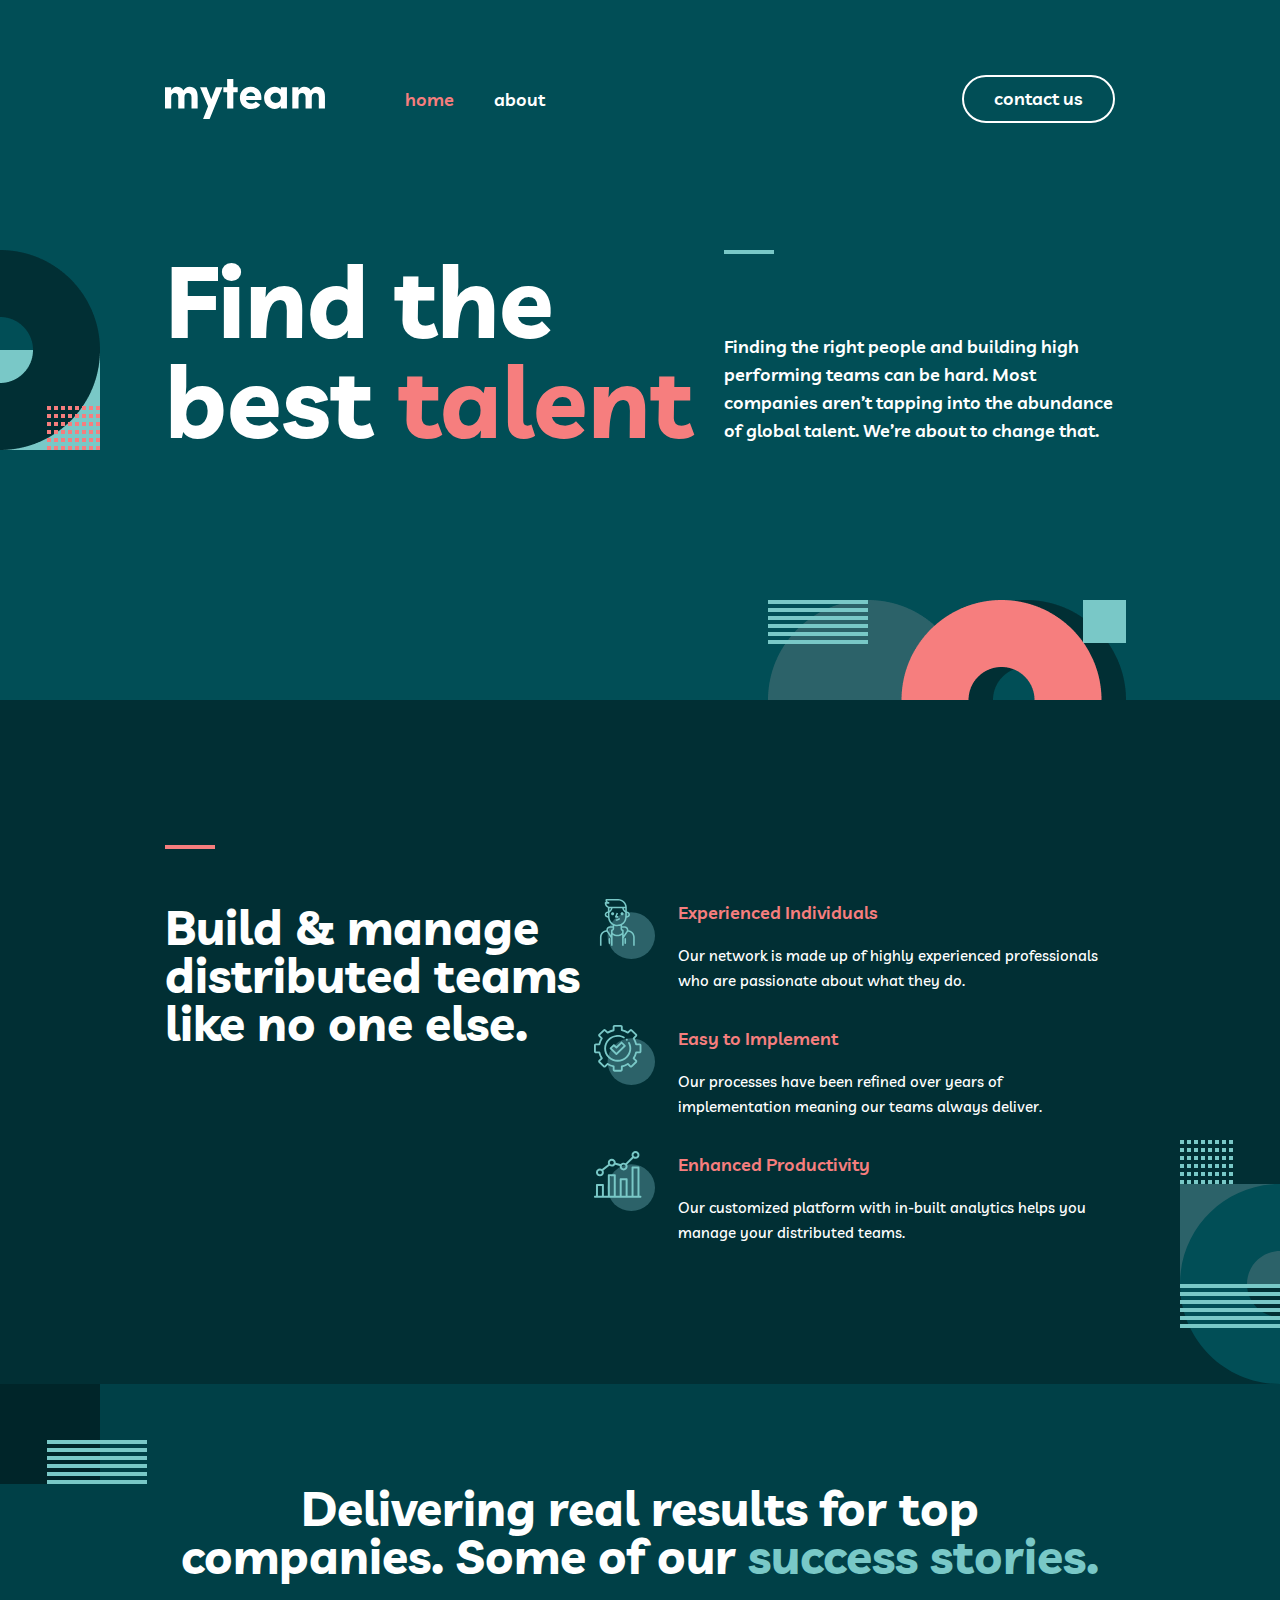
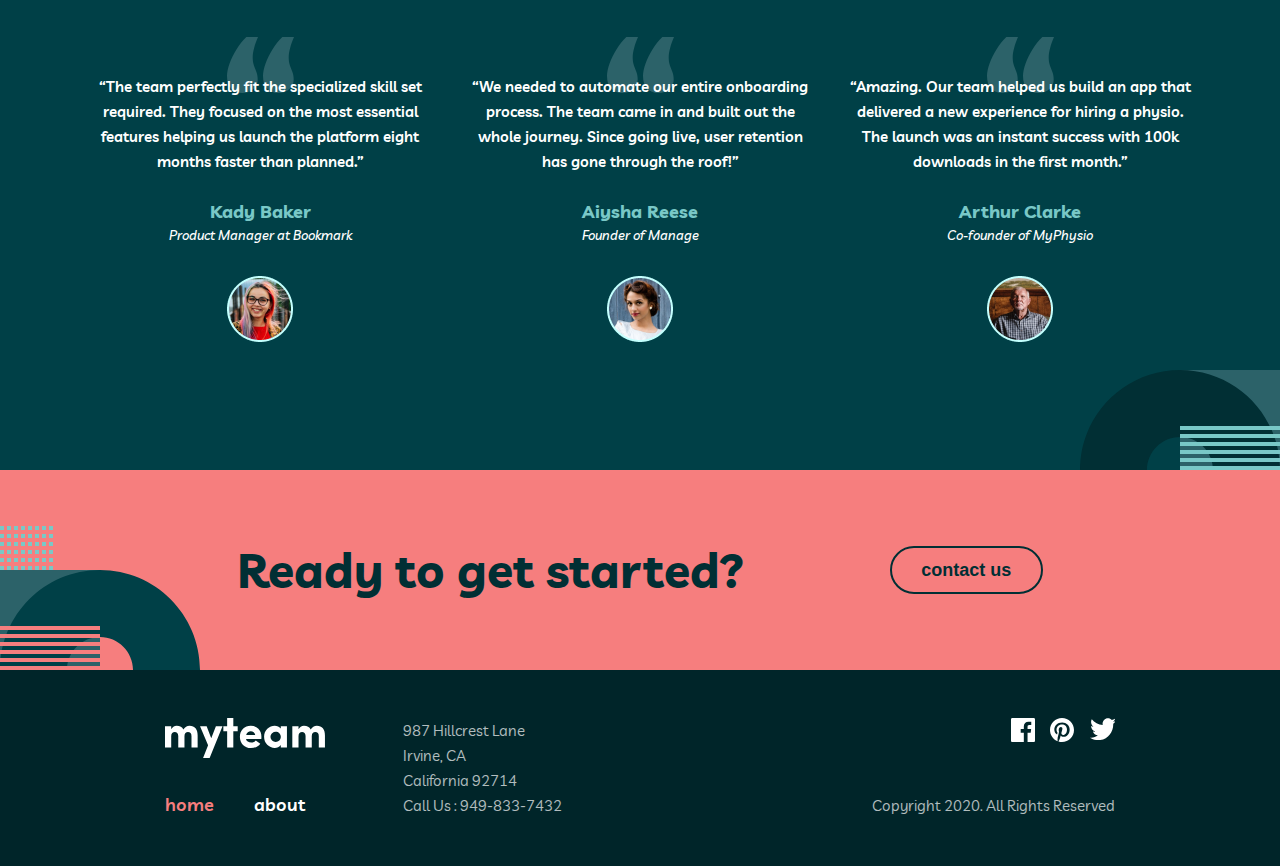
<file: index.html>
<html lang="en">

<head>
    <meta charset="UTF-8">
    <meta name="viewport" content="width=device-width, initial-scale=1.0">
    <title>MYTEAM</title>
    <link rel="stylesheet" href="style.css">
    <link rel="preconnect" href="https://fonts.googleapis.com">
    <link rel="preconnect" href="https://fonts.gstatic.com" crossorigin>
    <link
        href="https://fonts.googleapis.com/css2?family=Barlow+Semi+Condensed:ital,wght@0,100;0,200;0,300;0,400;0,500;0,600;0,700;0,800;0,900;1,100;1,200;1,300;1,400;1,500;1,600;1,700;1,800;1,900&family=Livvic:ital,wght@0,100;0,200;0,300;0,400;0,500;0,600;0,700;0,900;1,100;1,200;1,300;1,400;1,500;1,600;1,700;1,900&family=Poppins:ital,wght@0,100;0,200;0,300;0,400;0,500;0,600;0,700;0,800;0,900;1,100;1,200;1,300;1,400;1,500;1,600;1,700;1,800;1,900&family=Red+Hat+Text:ital,wght@0,300..700;1,300..700&display=swap"
        rel="stylesheet">
</head>

<body>
    <div class="shadow"></div>
    <div class="mainContainer">
        <div class="mobile-menu">
            <div class="mobile-menu-list">
                <div class="home">home</div>
                <div class="about">about</div>
                <div class="top-right">contact us</div>
            </div>
            <img class="mobile-menu-group" src="./images/mobile-menu-Group.svg" alt="">
        </div>
        <div class="menu">
            <span></span>
            <span></span>
            <span></span>
        </div>
        <header>
            <img class="G7-1" src="./images/Group1-1.png" alt="some design">
            <img class="G7-2" src="./images/Group1-2.png" alt="">
            <div class="header-top">
                <div class="top-left">
                    <div class="myteam"></div>
                    <div class="home">home</div>
                    <div class="about">about</div>
                </div>
                <div class="top-right">contact us</div>
            </div>
            <div class="header-body">
                <div class="header-body-left">Find the <br> best <span>talent</span></div>
                <div class="header-body-right">
                    <div class="rectangle"></div>
                    <div class="text">Finding the right people and building high performing teams can be hard. Most
                        companies aren’t tapping into the abundance of global talent. We’re about to change that.</div>
                </div>
            </div>
        </header>
        <main class="main-features">
            <img src="./images/main-icon-41.svg" class="main-icon-41">
            <div class="main-left">
                <div class="main-left-underline"></div>
                <h1>Build & manage <br>distributed teams <br>like no one else.</h1>
            </div>
            <div class="main-right">
                <div class="main-right-feature">
                    <div class="main-image">
                        <img src="./images/main-icon-1.svg" alt="Experienced Individuals">
                    </div>
                    <div class="main-right-feature-text">
                        <div class="h3">Experienced Individuals</div>
                        <div class="ppp">Our network is made up of highly experienced professionals who are passionate
                            about what they do.</div>
                    </div>
                </div>
                <div class="main-right-feature">
                    <div class="main-image">
                        <img src="./images/main-icon-2.svg" alt="Easy to Implement">
                    </div>
                    <div class="main-right-feature-text">
                        <div class="h3">Easy to Implement</div>
                        <div class="ppp">Our processes have been refined over years of implementation meaning our teams
                            always deliver.</div>
                    </div>
                </div>
                <div class="main-right-feature">
                    <div class="main-image">
                        <img src="./images/main-icon-3.svg" alt="Enhanced Productivity">
                    </div>
                    <div class="main-right-feature-text">
                        <div class="h3">Enhanced Productivity</div>
                        <div class="ppp">Our customized platform with in-built analytics helps you manage your
                            distributed teams.</div>
                    </div>
                </div>
            </div>
        </main>
        <div class="bottom">
            <div>
                <img src="./images/page1.3icon.svg" alt="">
            </div>
            <div class="bottom-header">
                <h1>Delivering real results for top companies. Some of our <span> success stories.</span></h1>
            </div>
            <div class="bottom-stories">
                <div class="bottom-stories-first">
                    <img class="commas" src="./images/page3.svg" alt="">
                    <p> “The team perfectly fit the specialized skill set required. They focused on the most essential
                        features helping us launch the platform eight months faster than planned.”</p>
                    <h5>Kady Baker</h5>
                    <h6>Product Manager at Bookmark</h6>
                    <img class="bottom-stories-img" src="./images/img1.png" alt="woman">
                </div>
                <div class="bottom-stories-second">
                    <img class="commas" src="./images/page3.svg" alt="">
                    <p> “We needed to automate our entire onboarding process. The team came in and built out the whole
                        journey. Since going live, user retention has gone through the roof!”</p>
                    <h5>Aiysha Reese</h5>
                    <h6>Founder of Manage</h6>
                    <img class="bottom-stories-img" src="./images/img2.png" alt="woman">
                </div>

                <div class="bottom-stories-third">
                    <img class="commas" src="./images/page3.svg" alt="">
                    <p> “Amazing. Our team helped us build an app that delivered a new experience for hiring a physio.
                        The
                        launch was an instant success with 100k downloads in the first month.”</p>
                    <h5>Arthur Clarke</h5>
                    <h6>Co-founder of MyPhysio</h6>
                    <img class="bottom-stories-img" src="./images/img3.png" alt="man">
                </div>
            </div>
            <div class="bottom-img"> <img src="./images/page1.3icon2.svg" alt=""> </div>
        </div>
        <footer>
            <div class="footer-top">
                <img src="./images/footer-icon-11.svg" class="footer-icon-11">
                <h1>Ready to get started?</h1>
                <button>contact us</button>
            </div>
            <div class="footer-bottom">
                <div class="footer-bottom-1">
                    <div class="footer-bottom-myteam">
                        <img src="./images/myteam.svg" alt="myteam">
                    </div>
                    <div class="footer-bottom-pages">
                        <div class="home">home</div>
                        <div class="about">about</div>
                    </div>
                </div>
                <div class="footer-bottom-2">987 Hillcrest Lane <br>Irvine, CA<br>California 92714<br>Call Us :
                    949-833-7432</div>
                <div class="footer-bottom-3">
                    <div class="footer-bottom-icons">
                        <div class="img-fb"> </div>
                        <div class="img-pint"> </div>
                        <div class="img-twit"> </div>
                    </div>
                    <div class="footer-bottom-text">Copyright 2020. All Rights Reserved</div>
                </div>
            </div>
        </footer>

    </div>

    <script src="./script.js"></script>
</body>

</html>
</file>
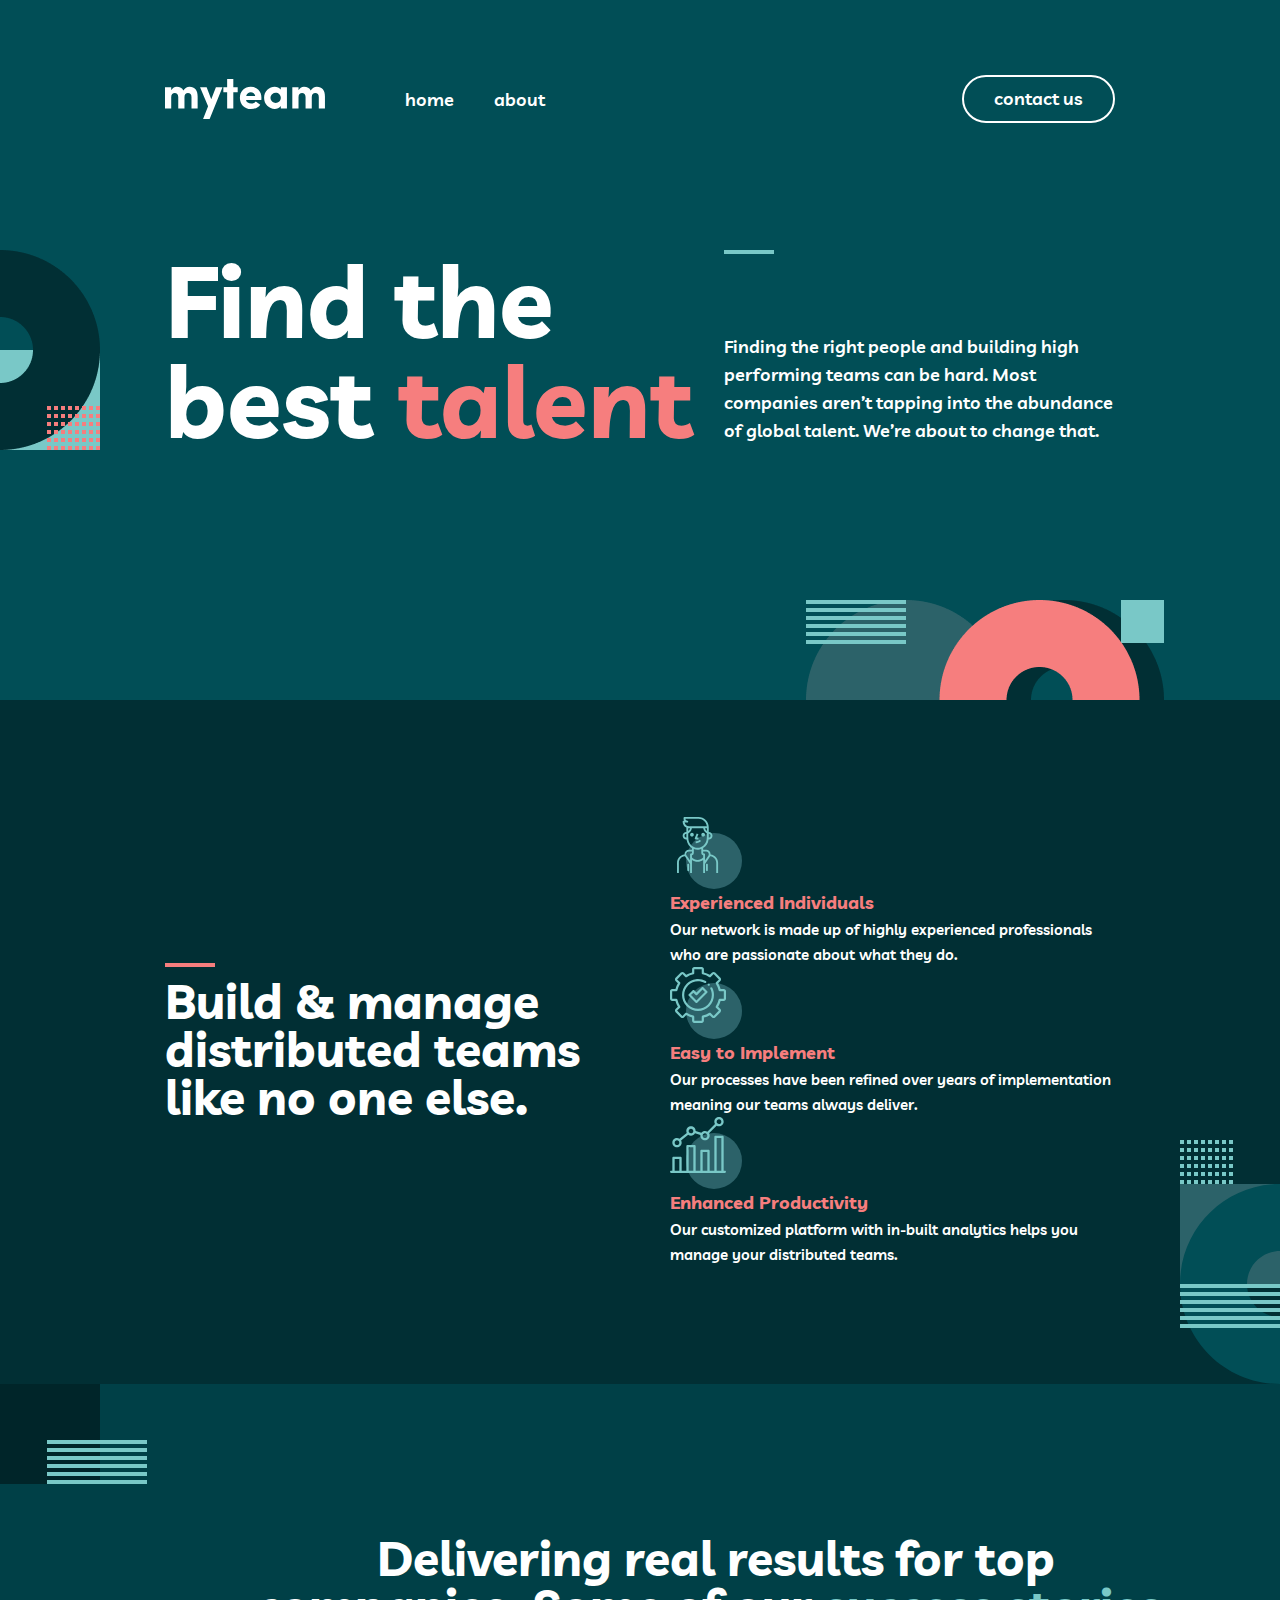
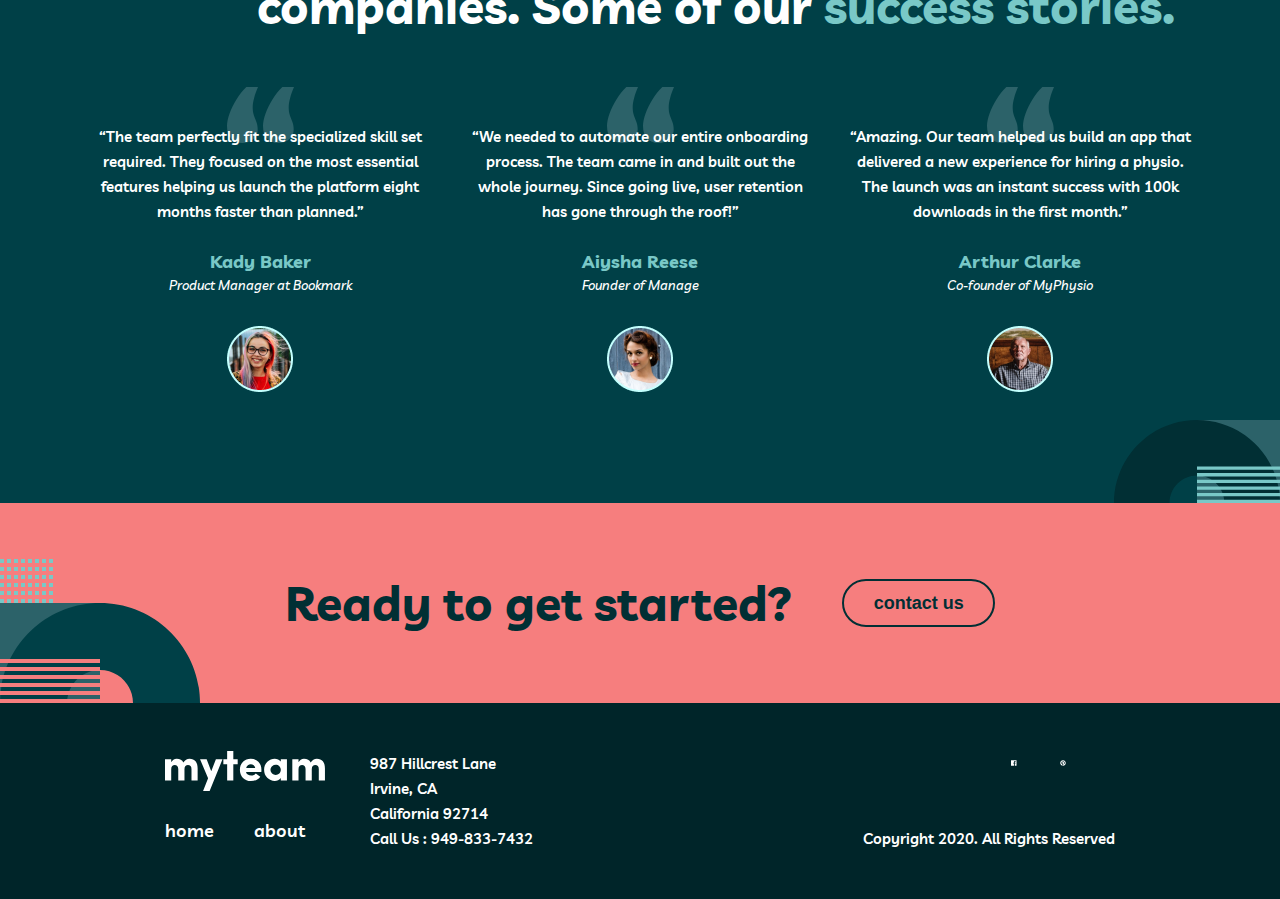
<file: src/index.html>
<html lang="en">

<head>
    <meta charset="UTF-8">
    <meta name="viewport" content="width=device-width, initial-scale=1.0">
    <title>MYTEAM</title>
    <link rel="stylesheet" href="style.css">
    <link rel="preconnect" href="https://fonts.googleapis.com">
    <link rel="preconnect" href="https://fonts.gstatic.com" crossorigin>
    <link
        href="https://fonts.googleapis.com/css2?family=Barlow+Semi+Condensed:ital,wght@0,100;0,200;0,300;0,400;0,500;0,600;0,700;0,800;0,900;1,100;1,200;1,300;1,400;1,500;1,600;1,700;1,800;1,900&family=Livvic:ital,wght@0,100;0,200;0,300;0,400;0,500;0,600;0,700;0,900;1,100;1,200;1,300;1,400;1,500;1,600;1,700;1,900&family=Poppins:ital,wght@0,100;0,200;0,300;0,400;0,500;0,600;0,700;0,800;0,900;1,100;1,200;1,300;1,400;1,500;1,600;1,700;1,800;1,900&family=Red+Hat+Text:ital,wght@0,300..700;1,300..700&display=swap"
        rel="stylesheet">
</head>

<body>
    <div class="mainContainer">
        <img class="G7-1" src="./images/Group1-1.png" alt="some design">
        <img class="G7-2" src="./images/Group1-2.png" alt="">
        <header>
            <div class="header-top">
                <div class="top-left">
                    <div class="myteam"></div>
                    <div class="home">home</div>
                    <div class="about">about</div>
                </div>
                <div class="top-right">contact us</div>
            </div>
            <div class="header-body">
                <div class="header-body-left">Find the <br> best <span>talent</span></div>
                <div class="header-body-right">
                    <div class="rectangle"></div>
                    <div class="text">Finding the right people and building high performing teams can be hard. Most
                        companies aren’t tapping into the abundance of global talent. We’re about to change that.</div>
                </div>
            </div>
        </header>
        <main class="main-features">
            <img src="./images/main-icon-41.svg" class="main-icon-41">
            <div class="main-left">
                <div class="main-left-underline"></div>
                <h1>Build & manage <br>distributed teams <br>like no one else.</h1>
            </div>
            <div class="main-right">
                <div class="main-right-feature">
                    <img src="./images/main-icon-1.svg" alt="Experienced Individuals">
                    <div class="main-right-feature-text">
                        <h3>Experienced Individuals</h3>
                        <p>Our network is made up of highly experienced professionals who are passionate about what they
                            do.</p>
                    </div>
                </div>
                <div class="main-right">
                    <img src="./images/main-icon-2.svg" alt="Easy to Implement">
                    <div class="main-right-feature-text">
                        <h3>Easy to Implement</h3>
                        <p>Our processes have been refined over years of implementation meaning our teams always
                            deliver.</p>
                    </div>
                </div>
                <div class="main-right-feature">
                    <img src="./images/main-icon-3.svg" alt="Enhanced Productivity">
                    <div class="main-right-feature-text">
                        <h3>Enhanced Productivity</h3>
                        <p>Our customized platform with in-built analytics helps you manage your distributed teams.</p>
                    </div>
                </div>
            </div>
            <!-- <div class="main-right"></div> -->
        </main>
        <div class="bottom">
            <div>
                <img src="./images/page1.3icon.svg" alt="">
            </div>
            <div class="bottom-header">
                <h1>Delivering real results for top companies. Some of our <span> success stories.</span></h1>
            </div>
            <div class="bottom-stories">
                <div class="bottom-stories-first">
                    <img class="commas" src="./images/page3.svg" alt="">
                    <p> “The team perfectly fit the specialized skill set required. They focused on the most essential
                        features helping us launch the platform eight months faster than planned.”</p>
                    <h5>Kady Baker</h5>
                    <h6>Product Manager at Bookmark</h6>
                    <img src="./images/img1.png" alt="woman">
                </div>
                <div class="bottom-stories-second">
                    <img class="commas" src="./images/page3.svg" alt="">
                    <p> “We needed to automate our entire onboarding process. The team came in and built out the whole
                        journey. Since going live, user retention has gone through the roof!”</p>
                    <h5>Aiysha Reese</h5>
                    <h6>Founder of Manage</h6>
                    <img src="./images/img2.png" alt="woman">
                </div>

                <div class="bottom-stories-third">
                    <img class="commas" src="./images/page3.svg" alt="">
                    <p> “Amazing. Our team helped us build an app that delivered a new experience for hiring a physio.
                        The
                        launch was an instant success with 100k downloads in the first month.”</p>
                    <h5>Arthur Clarke</h5>
                    <h6>Co-founder of MyPhysio</h6>
                    <img src="./images/img3.png" alt="man">
                </div>
            </div>
            <img class="bottom-img" src="./images/page1.3icon2.svg" alt="">
        </div>
        <footer>
            <div class="footer-top">
                <img src="./images/footer-icon-11.svg" class="footer-icon-11">
                <h1>Ready to get started?</h1>
                <button>contact us</button>
            </div>
            <div class="footer-bottom">
                <div class="footer-bottom-1">
                    <div class="footer-bottom-myteam">
                        <img src="./images/myteam.svg" alt="myteam">
                    </div>
                    <div class="footer-bottom-pages">
                        <div class="home">home</div>
                        <div class="about">about</div>
                    </div>
                </div>
                <div class="footer-bottom-2">987 Hillcrest Lane <br>Irvine, CA<br>California 92714<br>Call Us :
                    949-833-7432</div>
                <div class="footer-bottom-3">
                    <div class="footer-bottom-icons">
                        <img src="./images/footer-icon-fb.svg" alt="fb">
                        <img src="./images/footer-icon-pinterest.svg" alt="pinterest">
                        <!-- <img src="./images/footer-icon-twitter.svg" alt="twitter"> -->
                        <img src="./images/twit.svg" alt="twitter">
                    </div>
                    <div class="footer-bottom-text">Copyright 2020. All Rights Reserved</div>
                </div>
            </div>
        </footer>

    </div>

    <script src="./script.js"></script>
</body>

</html>
</file>
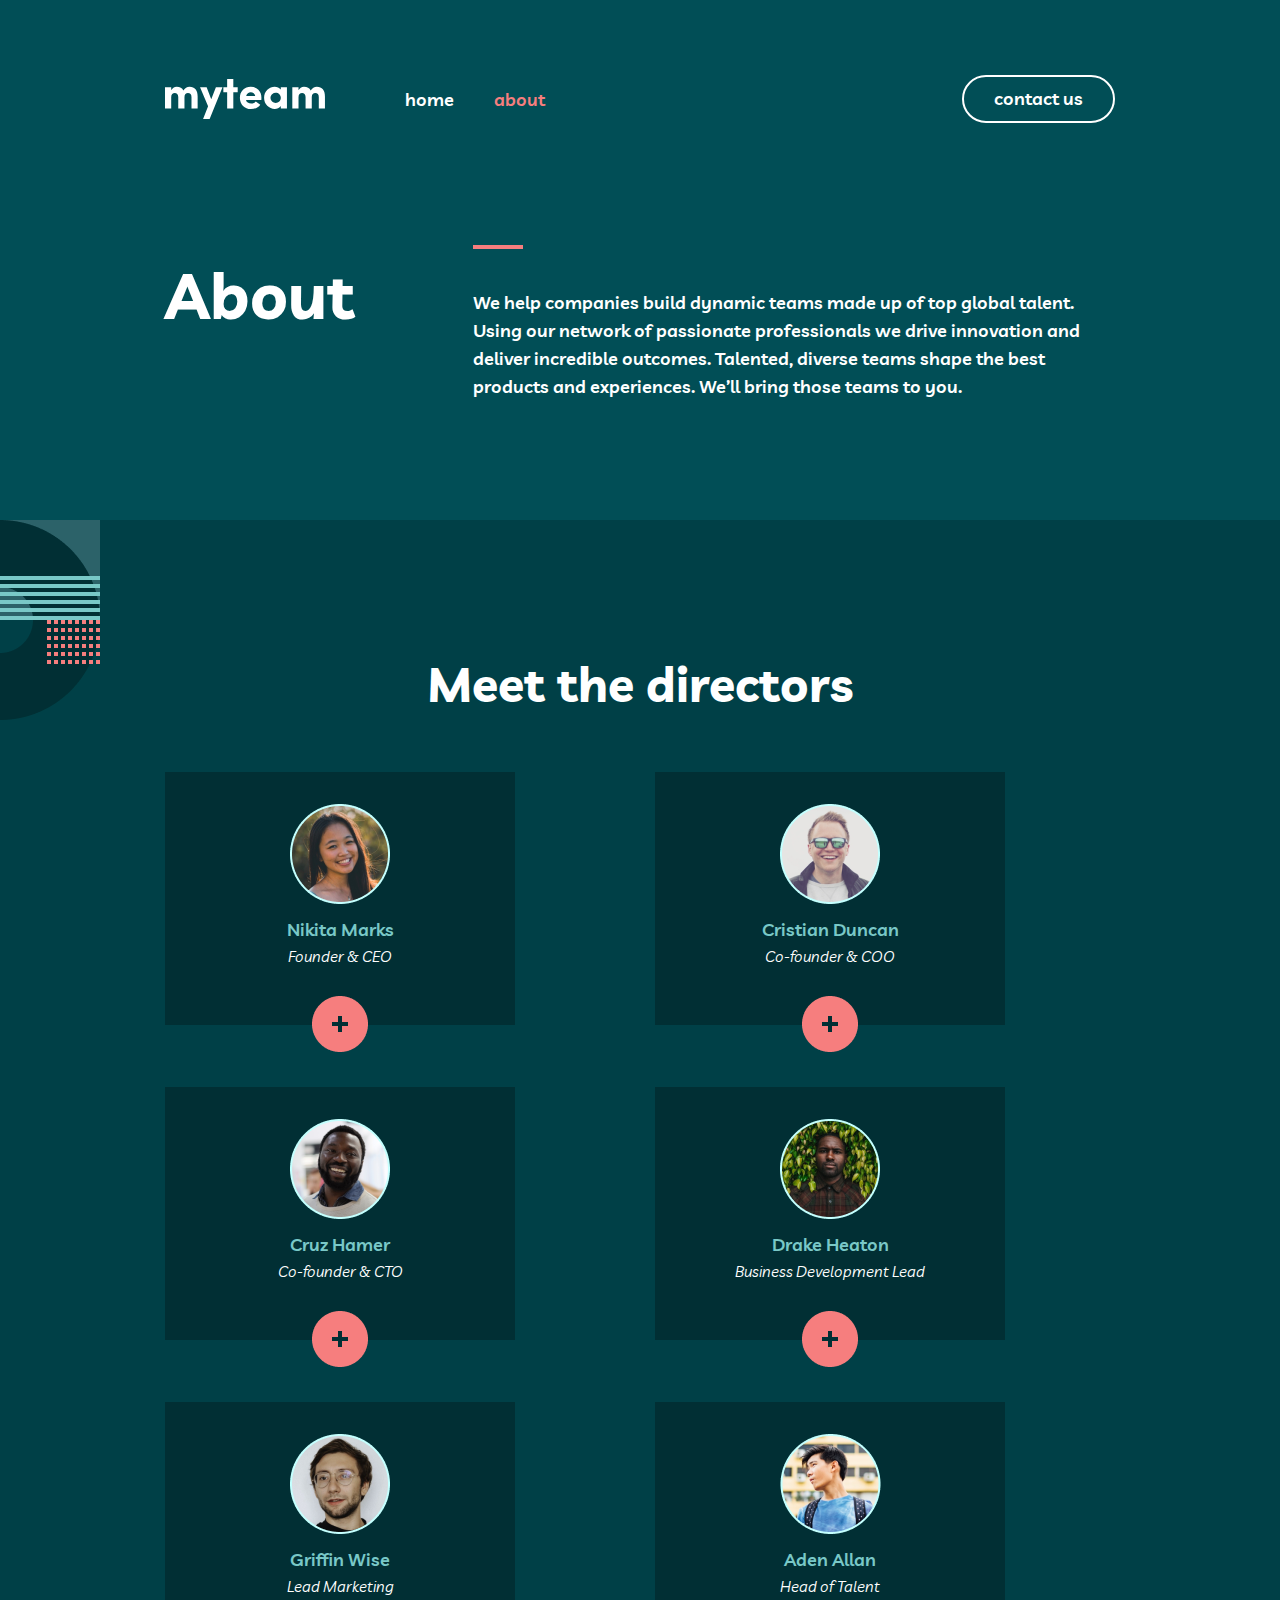
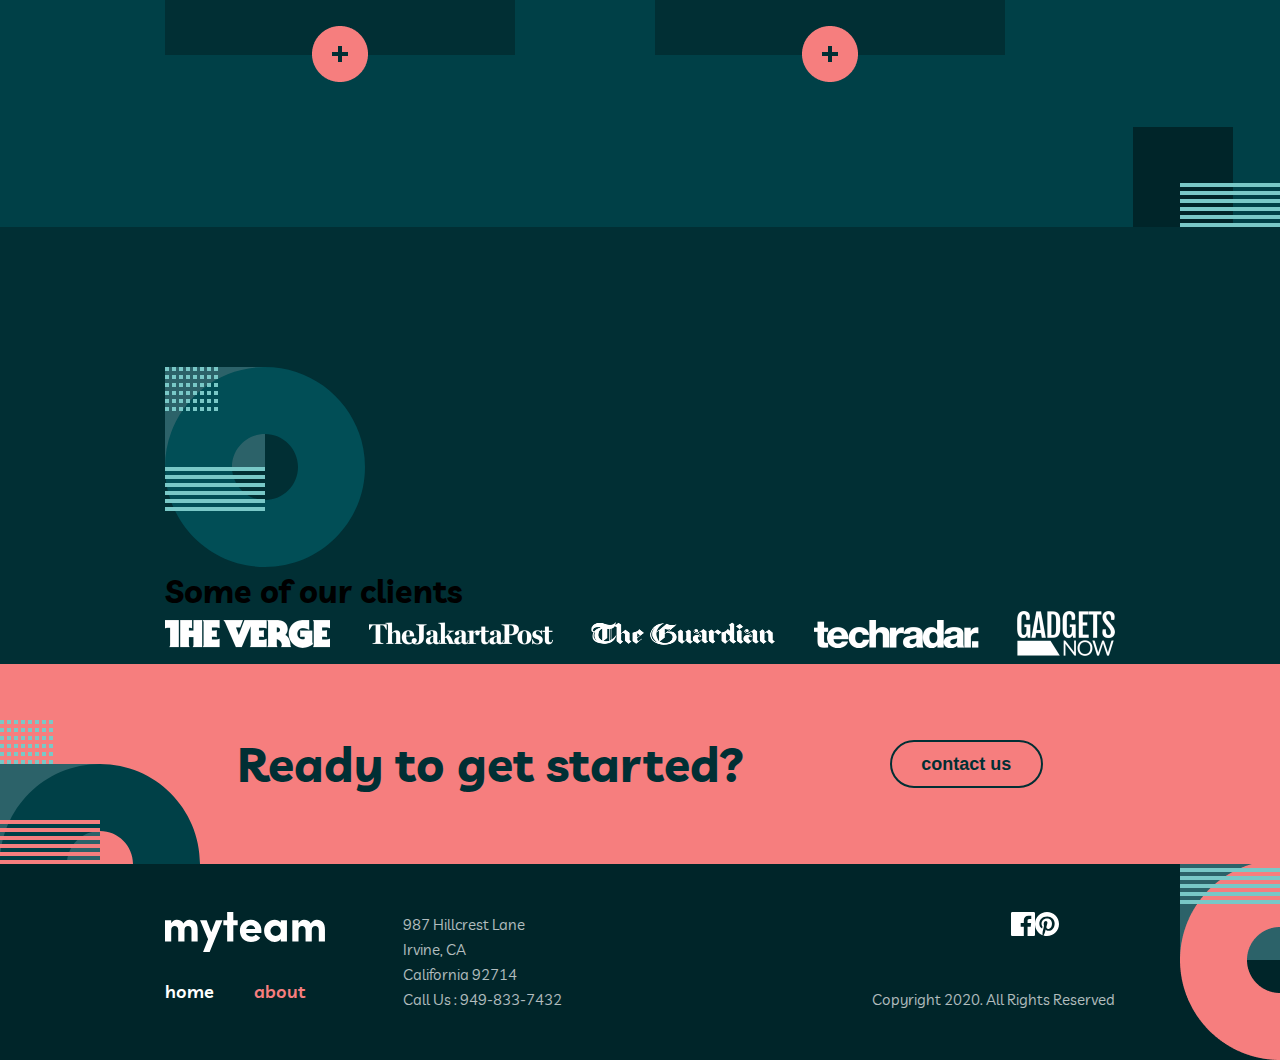
<file: About.html>
<!DOCTYPE html>
<html lang="en">

<head>
    <meta charset="UTF-8">
    <meta name="viewport" content="width=device-width, initial-scale=1.0">
    <title>About</title>
    <link rel="stylesheet" href="style-about.css">
    <link rel="preconnect" href="https://fonts.googleapis.com">
    <link rel="preconnect" href="https://fonts.gstatic.com" crossorigin>
    <link
        href="https://fonts.googleapis.com/css2?family=Barlow+Semi+Condensed:ital,wght@0,100;0,200;0,300;0,400;0,500;0,600;0,700;0,800;0,900;1,100;1,200;1,300;1,400;1,500;1,600;1,700;1,800;1,900&family=Livvic:ital,wght@0,100;0,200;0,300;0,400;0,500;0,600;0,700;0,900;1,100;1,200;1,300;1,400;1,500;1,600;1,700;1,900&family=Poppins:ital,wght@0,100;0,200;0,300;0,400;0,500;0,600;0,700;0,800;0,900;1,100;1,200;1,300;1,400;1,500;1,600;1,700;1,800;1,900&family=Red+Hat+Text:ital,wght@0,300..700;1,300..700&display=swap"
        rel="stylesheet">
</head>

<body>
    <img class="about1" src="./images/about1.png" alt="">
    <header>
        <div class="header-top">
            <div class="top-left">
                <div class="myteam"></div>
                <div class="home">home</div>
                <div class="about">about</div>
            </div>
            <div>

            </div>
            <div class="top-right">contact us</div>
        </div>
        <div class="header-body">
            <div class="header-body-left">About</div>
            <div class="header-body-right">
                <div class="rectangle"></div>
                <div class="text">We help companies build dynamic teams made up of top global talent. Using our network
                    of passionate professionals we drive innovation and deliver incredible outcomes. Talented, diverse
                    teams shape the best products and experiences. We’ll bring those teams to you.</div>
            </div>
        </div>

    </header>

    <div class="about-directors">
        <img class="about2" src="./images/about2.png" alt="">
        <img class="about3" src="./images/about3.png" alt="">
        <div class="title">Meet the directors</div>
        <div class="directors">
            <div class="director-info">
                <div class="details">
                    <div class="foto">
                        <img src="./images/Nikita.png" alt="">
                    </div>
                    <div class="data">
                        <div class="name">Nikita Marks</div>
                        <div class="position">Founder & CEO</div>
                    </div>
                </div>
                <div class="button pink" data-target="slide-1">
                    <svg xmlns="http://www.w3.org/2000/svg" width="56" height="56" viewBox="0 0 56 56" fill="none">
                        <path fill-rule="evenodd" clip-rule="evenodd" d="M30 20H26V26H20V30H26V36H30V30H36V26H30V20Z"
                            fill="#012F34" />
                    </svg>
                </div>
                <div class="slide-frame">
                    <div class="slide-info" id="slide-1">
                        <div class="details">
                            <div class="slide-texts">
                                <div class="name">Nikita Marks</div>
                                <div class="slide-citate">“Empowered teams create truly amazing products. Set the north
                                    star and let them follow it.”</div>
                            </div>
                            <div class="slide-socmed">
                                <div class="twit"></div>
                                <div class="linkd">in</div>
                            </div>
                        </div>
                    </div>
                </div>
            </div>

            <div class="director-info">
                <div class="details">
                    <div class="foto">
                        <img src="./images/Cristian.png" alt="">
                    </div>
                    <div class="data">
                        <div class="name">Cristian Duncan</div>
                        <div class="position">Co-founder & COO</div>
                    </div>
                </div>
                <div class="button pink" data-target="slide-2">
                    <svg xmlns="http://www.w3.org/2000/svg" width="56" height="56" viewBox="0 0 56 56" fill="none">
                        <path fill-rule="evenodd" clip-rule="evenodd" d="M30 20H26V26H20V30H26V36H30V30H36V26H30V20Z"
                            fill="#012F34" />
                    </svg>
                </div>
                <div class="slide-frame">
                    <div class="slide-info" id="slide-2">
                        <div class="details">
                            <div class="slide-texts">
                                <div class="name">Cristian Duncan</div>
                                <div class="slide-citate">“Empowered teams create truly amazing products. Set the north
                                    star and let them follow it.”</div>
                            </div>
                            <div class="slide-socmed">
                                <div class="twit"></div>
                                <div class="linkd">in</div>
                            </div>
                        </div>
                    </div>
                </div>
            </div>
            <div class="director-info">
                <div class="details">
                    <div class="foto">
                        <img src="./images/Cruz.png" alt="">
                    </div>
                    <div class="data">
                        <div class="name">Cruz Hamer</div>
                        <div class="position">Co-founder & CTO</div>
                    </div>
                </div>
                <div class="button pink" data-target="slide-3">
                    <svg xmlns="http://www.w3.org/2000/svg" width="56" height="56" viewBox="0 0 56 56" fill="none">
                        <path fill-rule="evenodd" clip-rule="evenodd" d="M30 20H26V26H20V30H26V36H30V30H36V26H30V20Z"
                            fill="#012F34" />
                    </svg>
                </div>
                <div class="slide-frame">
                    <div class="slide-info" id="slide-3">
                        <div class="details">
                            <div class="slide-texts">
                                <div class="name">Cruz Hamer</div>
                                <div class="slide-citate">“Empowered teams create truly amazing products. Set the north
                                    star and let them follow it.”</div>
                            </div>
                            <div class="slide-socmed">
                                <div class="twit"></div>
                                <div class="linkd">in</div>
                            </div>
                        </div>
                    </div>
                </div>
            </div>
            <div class="director-info">
                <div class="details">
                    <div class="foto">
                        <img src="./images/Drake.png" alt="">
                    </div>
                    <div class="data">
                        <div class="name">Drake Heaton</div>
                        <div class="position">Business Development Lead</div>
                    </div>
                </div>
                <div class="button pink" data-target="slide-4">
                    <svg xmlns="http://www.w3.org/2000/svg" width="56" height="56" viewBox="0 0 56 56" fill="none">
                        <path fill-rule="evenodd" clip-rule="evenodd" d="M30 20H26V26H20V30H26V36H30V30H36V26H30V20Z"
                            fill="#012F34" />
                    </svg>
                </div>
                <div class="slide-frame">
                    <div class="slide-info" id="slide-4">
                        <div class="details">
                            <div class="slide-texts">
                                <div class="name">Drake Heaton</div>
                                <div class="slide-citate">“Empowered teams create truly amazing products. Set the north
                                    star and let them follow it.”</div>
                            </div>
                            <div class="slide-socmed">
                                <div class="twit"></div>
                                <div class="linkd">in</div>
                            </div>
                        </div>
                    </div>
                </div>
            </div>
            <div class="director-info">
                <div class="details">
                    <div class="foto">
                        <img src="./images/Griffin.png" alt="">
                    </div>
                    <div class="data">
                        <div class="name">Griffin Wise</div>
                        <div class="position">Lead Marketing</div>
                    </div>
                </div>
                <div class="button pink" data-target="slide-5">
                    <svg xmlns="http://www.w3.org/2000/svg" width="56" height="56" viewBox="0 0 56 56" fill="none">
                        <path fill-rule="evenodd" clip-rule="evenodd" d="M30 20H26V26H20V30H26V36H30V30H36V26H30V20Z"
                            fill="#012F34" />
                    </svg>
                </div>
                <div class="slide-frame">
                    <div class="slide-info" id="slide-5">
                        <div class="details">
                            <div class="slide-texts">
                                <div class="name">Griffin Wise</div>
                                <div class="slide-citate">“Empowered teams create truly amazing products. Set the north
                                    star and let them follow it.”</div>
                            </div>
                            <div class="slide-socmed">
                                <div class="twit"></div>
                                <div class="linkd">in</div>
                            </div>
                        </div>
                    </div>
                </div>
            </div>
            <div class="director-info">
                <div class="details">
                    <div class="foto">
                        <img src="./images/Aden.png" alt="">
                    </div>
                    <div class="data">
                        <div class="name">Aden Allan</div>
                        <div class="position">Head of Talent</div>
                    </div>
                </div>
                <div class="button pink" data-target="slide-6">
                    <svg xmlns="http://www.w3.org/2000/svg" width="56" height="56" viewBox="0 0 56 56" fill="none">
                        <path fill-rule="evenodd" clip-rule="evenodd" d="M30 20H26V26H20V30H26V36H30V30H36V26H30V20Z"
                            fill="#012F34" />
                    </svg>
                </div>
                <div class="slide-frame">
                    <div class="slide-info" id="slide-6">
                        <div class="details">
                            <div class="slide-texts">
                                <div class="name">Aden Allan</div>
                                <div class="slide-citate">“Empowered teams create truly amazing products. Set the north
                                    star and let them follow it.”</div>
                            </div>
                            <div class="slide-socmed">
                                <div class="twit"></div>
                                <div class="linkd">in</div>
                            </div>
                        </div>
                    </div>
                </div>
            </div>
        </div>
    </div>

    <div class="clients">
        <div class="clients-header">
            <img src="./images/img-page2.3.svg" alt="">
            <h1>Some of our clients</h1>
        </div>
        <div class="clients-img">
            <img class="clients-verge" src="./images/logo-the-verge.png" alt="verge">
            <img class="clients-jakarta" src="./images/logo-jakarta-post.png" alt="jakarta">
            <img class="clients-guardian" src="./images/logo-the-guardian.png" alt="guardian">
            <img class="clients-tech" src="./images/logo-tech-radar.png" alt="tech-radar">
            <img class="clients-gadgets" src="./images/logo-gadgets-now.png" alt="gadgets">
        </div>
    </div>
    <footer>
        <div class="footer-top">
            <img src="./images/footer-icon-11.svg" class="footer-icon-11">
            <h1>Ready to get started?</h1>
            <button>contact us</button>
        </div>
        <div class="footer-bottom">
            <div class="footer-bottom-1">
                <div class="footer-bottom-myteam">
                    <img src="./images/myteam.svg" alt="myteam">
                </div>
                <div class="footer-bottom-pages">
                    <div class="home">home</div>
                    <div class="about">about</div>
                </div>
            </div>
            <div class="footer-bottom-2">987 Hillcrest Lane <br>Irvine, CA<br>California 92714<br>Call Us :
                949-833-7432</div>
            <div class="footer-bottom-3">
                <div class="footer-bottom-icons">
                    <img src="./images/footer-icon-fb.svg" alt="fb">
                    <img src="./images/footer-icon-pinterest.svg" alt="pinterest">
                    <!-- <img src="./images/footer-icon-twitter.svg" alt="twitter"> -->
                    <img src="./images/twit.svg" alt="twitter">
                </div>
                <div class="footer-bottom-text">Copyright 2020. All Rights Reserved</div>
            </div>
        </div>
    </footer>


    <script src="./script.js"></script>
</body>

</html>
</file>
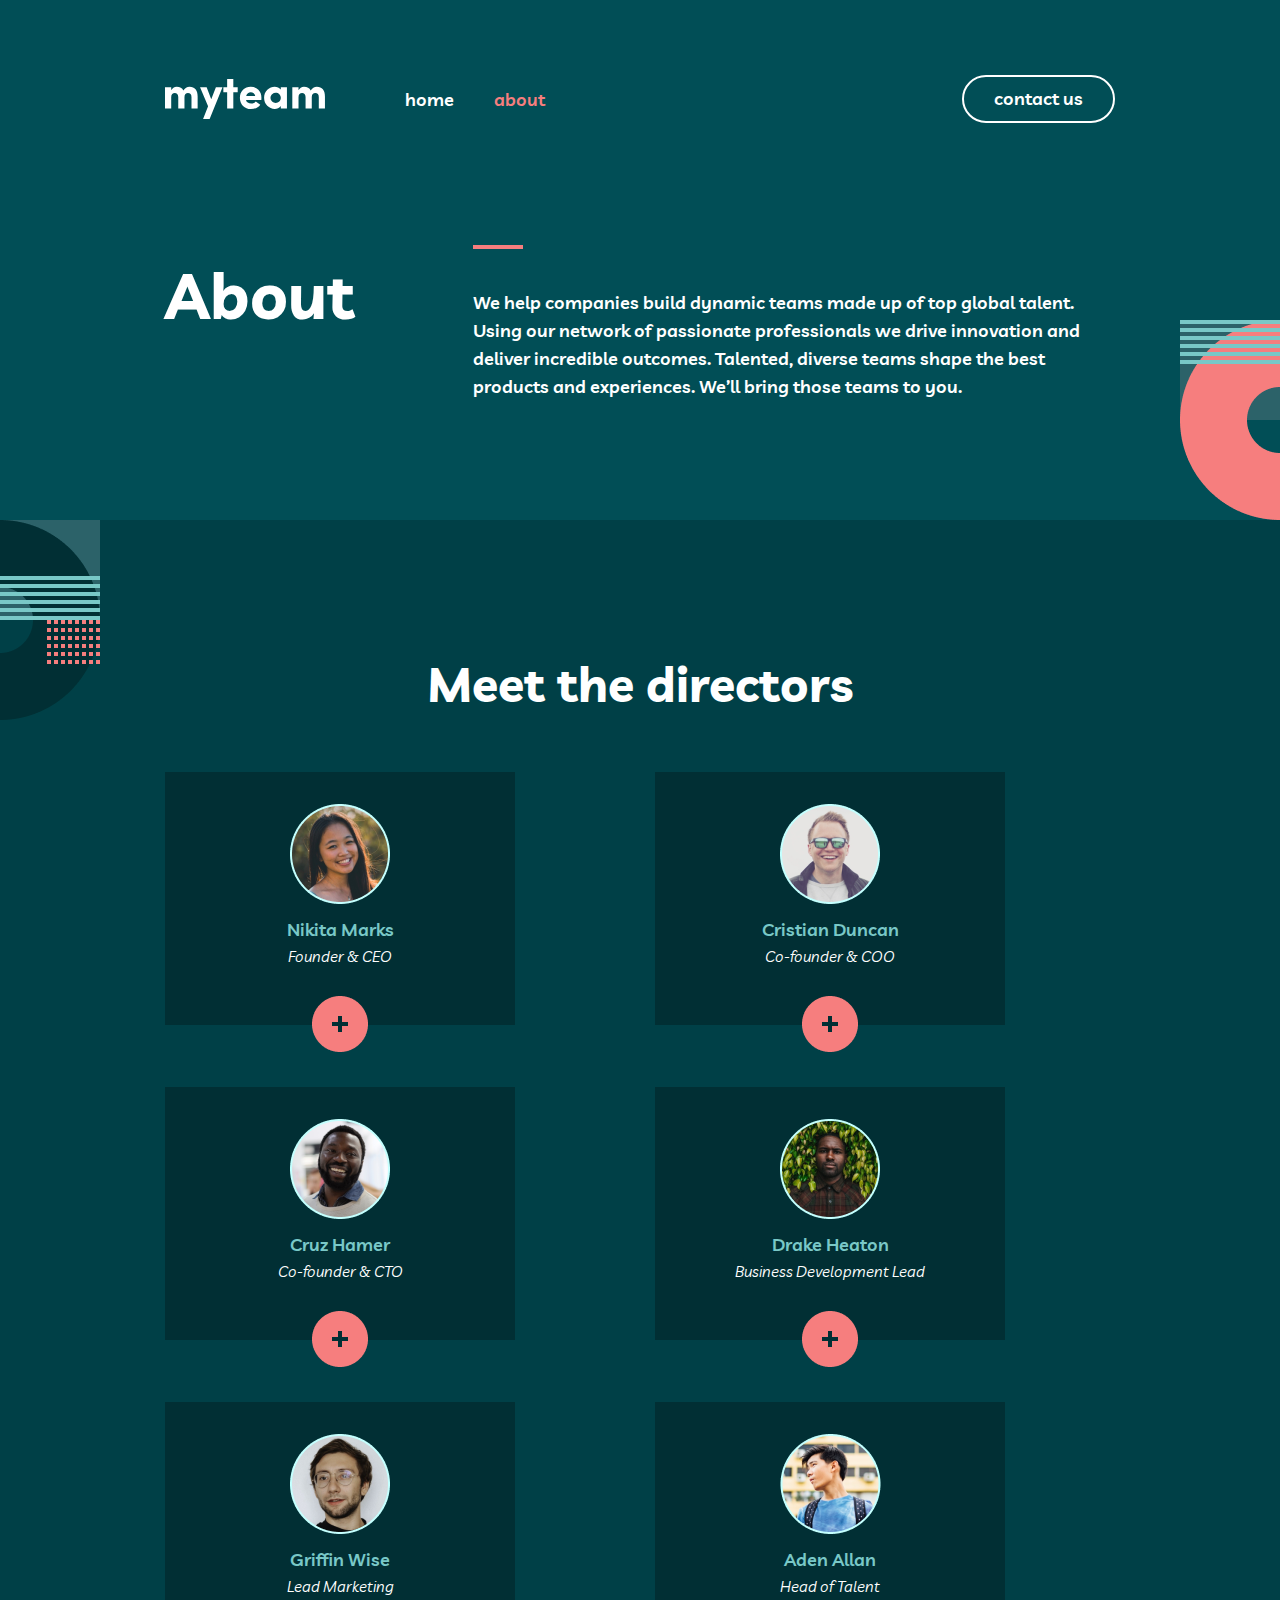
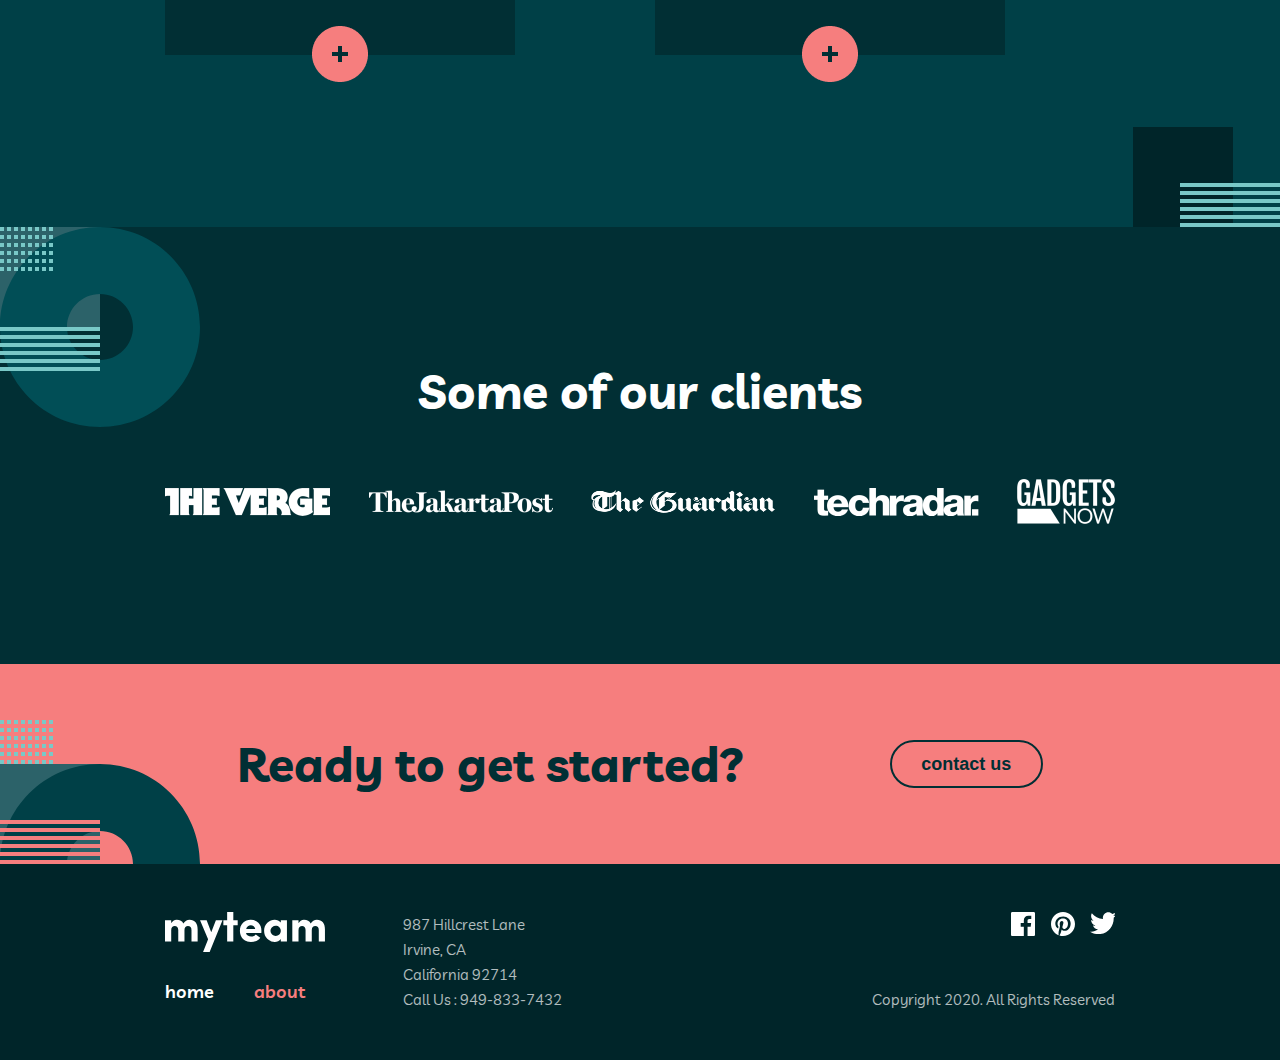
<file: about.html>
<!DOCTYPE html>
<html lang="en">

<head>
    <meta charset="UTF-8">
    <meta name="viewport" content="width=device-width, initial-scale=1.0">
    <title>About</title>
    <link rel="stylesheet" href="style-about.css">
    <link rel="preconnect" href="https://fonts.googleapis.com">
    <link rel="preconnect" href="https://fonts.gstatic.com" crossorigin>
    <link
        href="https://fonts.googleapis.com/css2?family=Barlow+Semi+Condensed:ital,wght@0,100;0,200;0,300;0,400;0,500;0,600;0,700;0,800;0,900;1,100;1,200;1,300;1,400;1,500;1,600;1,700;1,800;1,900&family=Livvic:ital,wght@0,100;0,200;0,300;0,400;0,500;0,600;0,700;0,900;1,100;1,200;1,300;1,400;1,500;1,600;1,700;1,900&family=Poppins:ital,wght@0,100;0,200;0,300;0,400;0,500;0,600;0,700;0,800;0,900;1,100;1,200;1,300;1,400;1,500;1,600;1,700;1,800;1,900&family=Red+Hat+Text:ital,wght@0,300..700;1,300..700&display=swap"
        rel="stylesheet">
</head>

<body>
    <div class="shadow"></div>
    <div class="mobile-menu">
        <div class="mobile-menu-list">
            <div class="home">home</div>
            <div class="about">about</div>
            <div class="top-right">contact us</div>
        </div>
        <img class="mobile-menu-group" src="./images/mobile-menu-Group.svg" alt="">
    </div>
    <div class="menu">
        <span></span>
        <span></span>
        <span></span>
    </div>
    <header>
        <img class="about1" src="./images/about1.png" alt="">
        <div class="header-top">
            <div class="top-left">
                <div class="myteam"></div>
                <div class="home">home</div>
                <div class="about">about</div>
            </div>
            <div>

            </div>
            <div class="top-right">contact us</div>
        </div>
        <div class="header-body">
            <div class="header-body-left">About</div>
            <div class="header-body-right">
                <div class="rectangle"></div>
                <div class="text">We help companies build dynamic teams made up of top global talent. Using our network
                    of passionate professionals we drive innovation and deliver incredible outcomes. Talented, diverse
                    teams shape the best products and experiences. We’ll bring those teams to you.</div>
            </div>
        </div>
    </header>

    <div class="about-directors">
        <img class="about2" src="./images/about2.png" alt="">
        <img class="about3" src="./images/about3.png" alt="">
        <div class="title">Meet the directors</div>
        <div class="directors">
            <div class="director-info">
                <div class="details">
                    <div class="foto">
                        <img src="./images/Nikita.png" alt="">
                    </div>
                    <div class="data">
                        <div class="name">Nikita Marks</div>
                        <div class="position">Founder & CEO</div>
                    </div>
                </div>
                <div class="button pink" data-target="slide-1">
                    <svg xmlns="http://www.w3.org/2000/svg" width="56" height="56" viewBox="0 0 56 56" fill="none">
                        <path fill-rule="evenodd" clip-rule="evenodd" d="M30 20H26V26H20V30H26V36H30V30H36V26H30V20Z"
                            fill="#012F34" />
                    </svg>
                </div>
                <div class="slide-frame">
                    <div class="slide-info" id="slide-1">
                        <div class="details">
                            <div class="slide-texts">
                                <div class="name">Nikita Marks</div>
                                <div class="slide-citate">“Empowered teams create truly amazing products. Set the north
                                    star and let them follow it.”</div>
                            </div>
                            <div class="slide-socmed">
                                <div class="twit"></div>
                                <div class="linkd">in</div>
                            </div>
                        </div>
                    </div>
                </div>
            </div>

            <div class="director-info">
                <div class="details">
                    <div class="foto">
                        <img src="./images/Cristian.png" alt="">
                    </div>
                    <div class="data">
                        <div class="name">Cristian Duncan</div>
                        <div class="position">Co-founder & COO</div>
                    </div>
                </div>
                <div class="button pink" data-target="slide-2">
                    <svg xmlns="http://www.w3.org/2000/svg" width="56" height="56" viewBox="0 0 56 56" fill="none">
                        <path fill-rule="evenodd" clip-rule="evenodd" d="M30 20H26V26H20V30H26V36H30V30H36V26H30V20Z"
                            fill="#012F34" />
                    </svg>
                </div>
                <div class="slide-frame">
                    <div class="slide-info" id="slide-2">
                        <div class="details">
                            <div class="slide-texts">
                                <div class="name">Cristian Duncan</div>
                                <div class="slide-citate">“Empowered teams create truly amazing products. Set the north
                                    star and let them follow it.”</div>
                            </div>
                            <div class="slide-socmed">
                                <div class="twit"></div>
                                <div class="linkd">in</div>
                            </div>
                        </div>
                    </div>
                </div>
            </div>
            <div class="director-info">
                <div class="details">
                    <div class="foto">
                        <img src="./images/Cruz.png" alt="">
                    </div>
                    <div class="data">
                        <div class="name">Cruz Hamer</div>
                        <div class="position">Co-founder & CTO</div>
                    </div>
                </div>
                <div class="button pink" data-target="slide-3">
                    <svg xmlns="http://www.w3.org/2000/svg" width="56" height="56" viewBox="0 0 56 56" fill="none">
                        <path fill-rule="evenodd" clip-rule="evenodd" d="M30 20H26V26H20V30H26V36H30V30H36V26H30V20Z"
                            fill="#012F34" />
                    </svg>
                </div>
                <div class="slide-frame">
                    <div class="slide-info" id="slide-3">
                        <div class="details">
                            <div class="slide-texts">
                                <div class="name">Cruz Hamer</div>
                                <div class="slide-citate">“Empowered teams create truly amazing products. Set the north
                                    star and let them follow it.”</div>
                            </div>
                            <div class="slide-socmed">
                                <div class="twit"></div>
                                <div class="linkd">in</div>
                            </div>
                        </div>
                    </div>
                </div>
            </div>
            <div class="director-info">
                <div class="details">
                    <div class="foto">
                        <img src="./images/Drake.png" alt="">
                    </div>
                    <div class="data">
                        <div class="name">Drake Heaton</div>
                        <div class="position">Business Development Lead</div>
                    </div>
                </div>
                <div class="button pink" data-target="slide-4">
                    <svg xmlns="http://www.w3.org/2000/svg" width="56" height="56" viewBox="0 0 56 56" fill="none">
                        <path fill-rule="evenodd" clip-rule="evenodd" d="M30 20H26V26H20V30H26V36H30V30H36V26H30V20Z"
                            fill="#012F34" />
                    </svg>
                </div>
                <div class="slide-frame">
                    <div class="slide-info" id="slide-4">
                        <div class="details">
                            <div class="slide-texts">
                                <div class="name">Drake Heaton</div>
                                <div class="slide-citate">“Empowered teams create truly amazing products. Set the north
                                    star and let them follow it.”</div>
                            </div>
                            <div class="slide-socmed">
                                <div class="twit"></div>
                                <div class="linkd">in</div>
                            </div>
                        </div>
                    </div>
                </div>
            </div>
            <div class="director-info">
                <div class="details">
                    <div class="foto">
                        <img src="./images/Griffin.png" alt="">
                    </div>
                    <div class="data">
                        <div class="name">Griffin Wise</div>
                        <div class="position">Lead Marketing</div>
                    </div>
                </div>
                <div class="button pink" data-target="slide-5">
                    <svg xmlns="http://www.w3.org/2000/svg" width="56" height="56" viewBox="0 0 56 56" fill="none">
                        <path fill-rule="evenodd" clip-rule="evenodd" d="M30 20H26V26H20V30H26V36H30V30H36V26H30V20Z"
                            fill="#012F34" />
                    </svg>
                </div>
                <div class="slide-frame">
                    <div class="slide-info" id="slide-5">
                        <div class="details">
                            <div class="slide-texts">
                                <div class="name">Griffin Wise</div>
                                <div class="slide-citate">“Empowered teams create truly amazing products. Set the north
                                    star and let them follow it.”</div>
                            </div>
                            <div class="slide-socmed">
                                <div class="twit"></div>
                                <div class="linkd">in</div>
                            </div>
                        </div>
                    </div>
                </div>
            </div>
            <div class="director-info">
                <div class="details">
                    <div class="foto">
                        <img src="./images/Aden.png" alt="">
                    </div>
                    <div class="data">
                        <div class="name">Aden Allan</div>
                        <div class="position">Head of Talent</div>
                    </div>
                </div>
                <div class="button pink" data-target="slide-6">
                    <svg xmlns="http://www.w3.org/2000/svg" width="56" height="56" viewBox="0 0 56 56" fill="none">
                        <path fill-rule="evenodd" clip-rule="evenodd" d="M30 20H26V26H20V30H26V36H30V30H36V26H30V20Z"
                            fill="#012F34" />
                    </svg>
                </div>
                <div class="slide-frame">
                    <div class="slide-info" id="slide-6">
                        <div class="details">
                            <div class="slide-texts">
                                <div class="name">Aden Allan</div>
                                <div class="slide-citate">“Empowered teams create truly amazing products. Set the north
                                    star and let them follow it.”</div>
                            </div>
                            <div class="slide-socmed">
                                <div class="twit"></div>
                                <div class="linkd">in</div>
                            </div>
                        </div>
                    </div>
                </div>
            </div>
        </div>
    </div>

    <div class="clients">
        <img class="img-page2-3" src="./images/img-page2.3.svg" alt="">
        <img class="img-page2-3-1" src="./images/img-page-2.3.1.svg" alt="">
        <div class="clients-main">
            <div class="clients-header1"> Some of our clients </div>
            <div class="clients-img">
                <img class="clients-verge" src="./images/logo-the-verge.png" alt="verge">
                <img class="clients-jakarta" src="./images/logo-jakarta-post.png" alt="jakarta">
                <img class="clients-guardian" src="./images/logo-the-guardian.png" alt="guardian">
                <img class="clients-tech" src="./images/logo-tech-radar.png" alt="tech-radar">
                <img class="clients-gadgets" src="./images/logo-gadgets-now.png" alt="gadgets">
            </div>
        </div>
    </div>
    <footer>
        <div class="footer-top">
            <img src="./images/footer-icon-11.svg" class="footer-icon-11">
            <h1>Ready to get started?</h1>
            <button>contact us</button>
        </div>
        <div class="footer-bottom">
            <div class="footer-bottom-1">
                <div class="footer-bottom-myteam">
                    <img src="./images/myteam.svg" alt="myteam">
                </div>
                <div class="footer-bottom-pages">
                    <div class="home">home</div>
                    <div class="about">about</div>
                </div>
            </div>
            <div class="footer-bottom-2">987 Hillcrest Lane <br>Irvine, CA<br>California 92714<br>Call Us :
                949-833-7432</div>
            <div class="footer-bottom-3">
                <div class="footer-bottom-icons">
                    <div class="img-fb"> </div>
                    <div class="img-pint"> </div>
                    <div class="img-twit"> </div>
                </div>
                <div class="footer-bottom-text">Copyright 2020. All Rights Reserved</div>
            </div>
        </div>
    </footer>


    <script src="./script.js"></script>
</body>

</html>
</file>
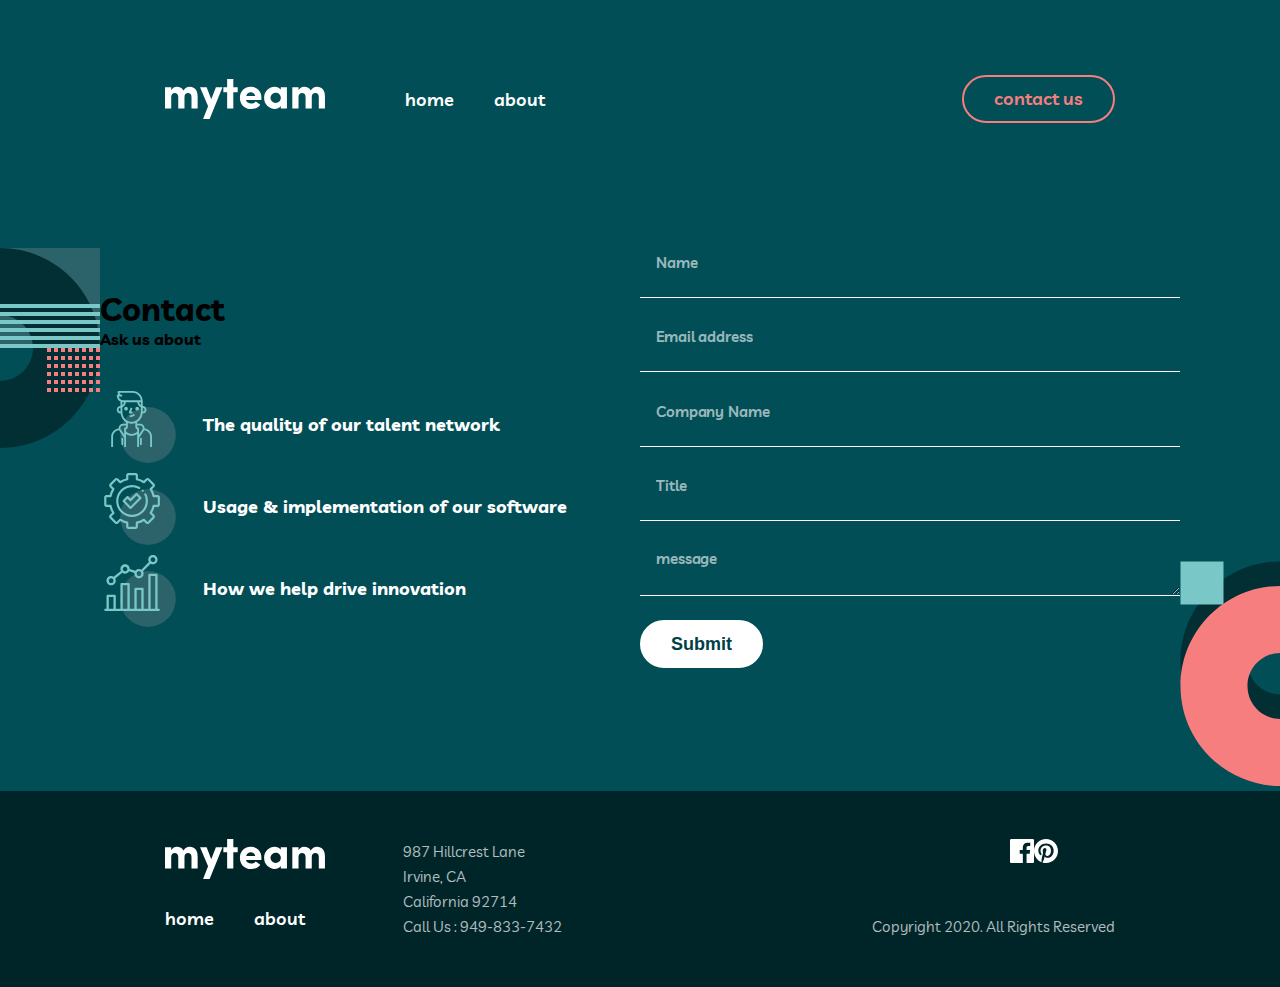
<file: Contact.html>
<!DOCTYPE html>
<html lang="en">

<head>
    <meta charset="UTF-8">
    <meta name="viewport" content="width=device-width, initial-scale=1.0">
    <title>contact</title>
    <link rel="stylesheet" href="style-contact.css">

</head>

<body>
    <div class="mainContainer">
        <header>
            <div class="header-top">
                <div class="top-left">
                    <div class="myteam"></div>
                    <div class="home">home</div>
                    <div class="about">about</div>
                </div>
                <div class="top-right">contact us</div>
            </div>
        </header>

        <div class="registration">
            <div class="contact-main-box-img"><img src="./images/registr-img.svg" alt=""></div>
            <div class="contact-main-box">
                <div class="contact-left-side">
                    <h1>Contact</h1>
                    <h4>Ask us about</h4>
                    <div class="contact-logo-text">
                        <div class="contact-logo-text1">
                            <img src="./images/icon1.svg" alt="">
                            <h6>The quality of our talent network</h6>
                        </div>
                        <div class="contact-logo-text2">
                            <img src="./images/icon2.svg" alt="">
                            <h6>Usage & implementation of our software</h6>
                        </div>
                        <div class="contact-logo-text3">
                            <img src="./images/icon3.svg" alt="">
                            <h6>How we help drive innovation</h6>
                        </div>
                    </div>
                </div>
                <div class="contact-right-side">
                    <form class="registration-form" action="registration-form">
                        <input type="text" placeholder="Name" id="name">
                        <input type="email" placeholder="Email address" id="email">
                        <input type="name" placeholder="Company Name" id="comp-name">
                        <input type="text" placeholder="Title" id="title">
                        <textarea name="textarea" placeholder="message" id="message"></textarea>
                        <button id="submit">Submit</button>
                    </form>
                </div>
                <div class="contact-botton-img"> <img src="./images/contact-img1.svg" alt=""></div>
            </div>
        </div>

        <footer>
            <div class="footer-bottom">
                <div class="footer-bottom-1">
                    <div class="footer-bottom-myteam">
                        <img src="./images/myteam.svg" alt="myteam">
                    </div>
                    <div class="footer-bottom-pages">
                        <div class="home">home</div>
                        <div class="about">about</div>
                    </div>
                </div>
                <div class="footer-bottom-2">987 Hillcrest Lane <br>Irvine, CA<br>California 92714<br>Call Us :
                    949-833-7432</div>
                <div class="footer-bottom-3">
                    <div class="footer-bottom-icons">
                        <img src="./images/footer-icon-fb.svg" alt="fb">
                        <img src="./images/footer-icon-pinterest.svg" alt="pinterest">
                        <!-- <img src="./images/footer-icon-twitter.svg" alt="twitter"> -->
                        <img src="./images/twit.svg" alt="twitter">
                    </div>
                    <div class="footer-bottom-text">Copyright 2020. All Rights Reserved</div>
                </div>
            </div>
        </footer>
    </div>

    <script src="./script.js"></script>
</body>

</html>
</file>
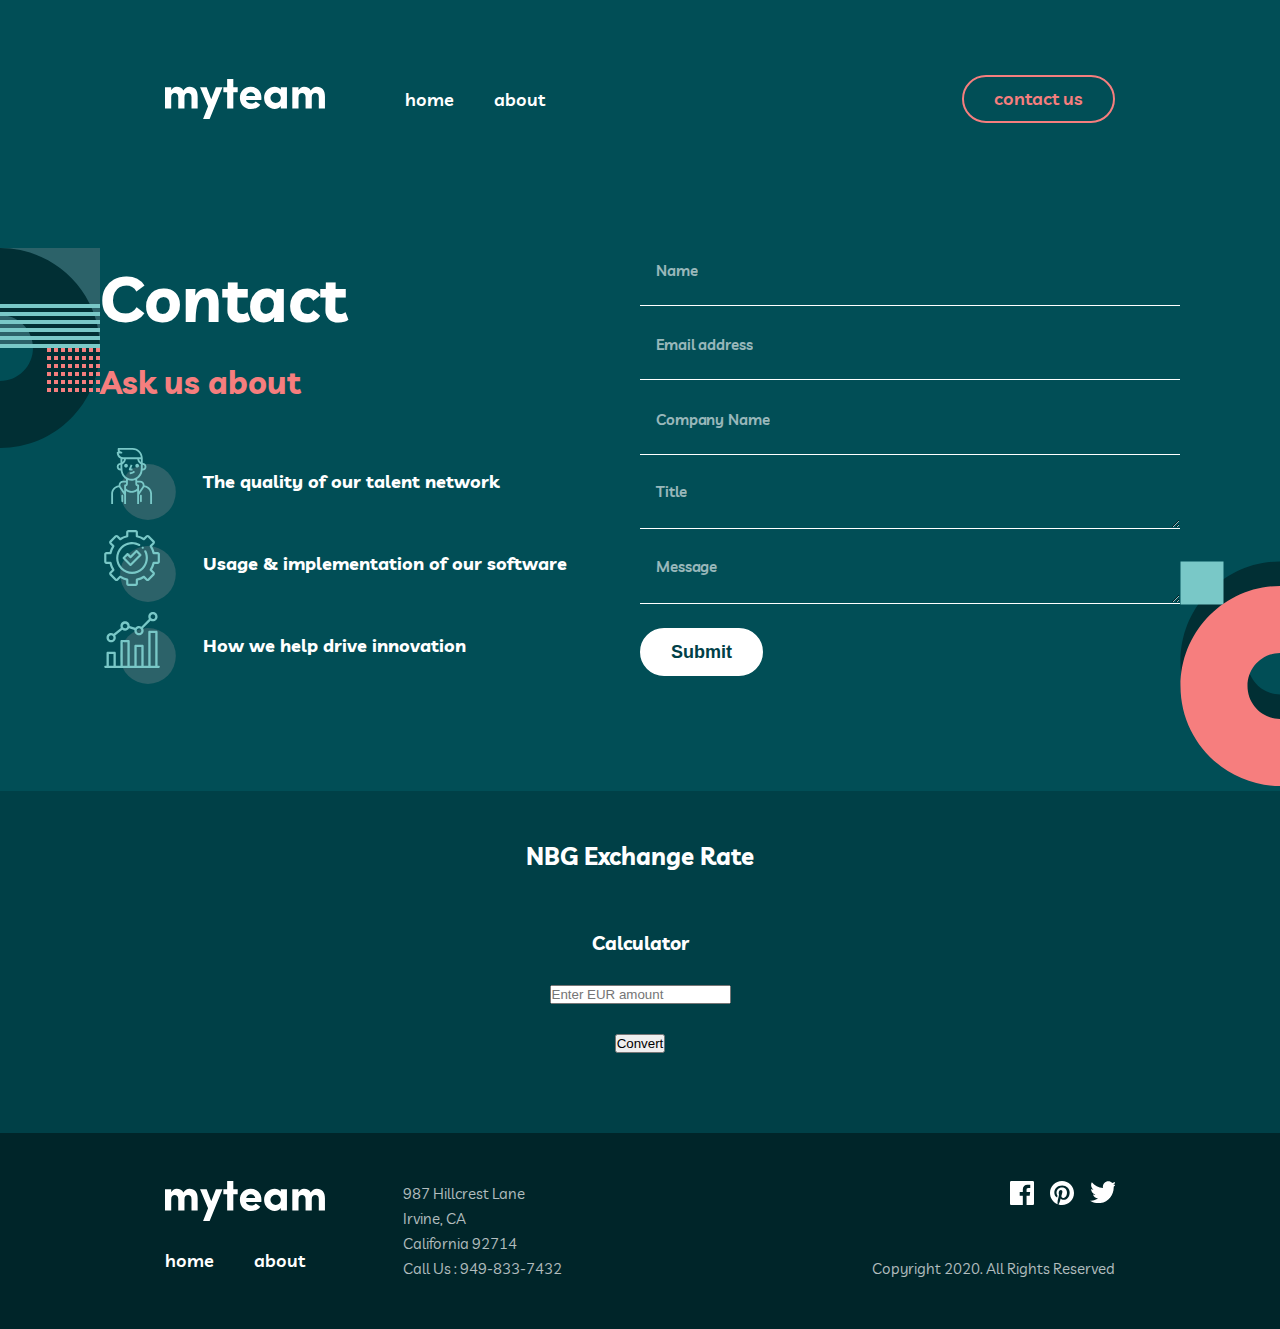
<file: contact.html>
<!DOCTYPE html>
<html lang="en">

<head>
    <meta charset="UTF-8">
    <meta name="viewport" content="width=device-width, initial-scale=1.0">
    <title>contact</title>
    <link rel="stylesheet" href="style-contact.css">

</head>

<body>
    <div class="shadow"></div>
    <div class="mainContainer">
        <div class="mobile-menu">
            <div class="mobile-menu-list">
                <div class="home">home</div>
                <div class="about">about</div>
                <div class="top-right">contact us</div>
            </div>
            <img class="mobile-menu-group" src="./images/mobile-menu-Group.svg" alt="">
        </div>
        <div class="menu">
            <span></span>
            <span></span>
            <span></span>
        </div>
        <header>
            <div class="header-top">
                <div class="top-left">
                    <div class="myteam"></div>
                    <div class="home">home</div>
                    <div class="about">about</div>
                </div>
                <div class="top-right">contact us</div>
            </div>
        </header>

        <div class="registration">
            <div class="contact-main-box-img"><img src="./images/registr-img.svg" alt=""></div>
            <div class="contact-main-box">
                <div class="contact-left-side">
                    <div class="h1">Contact</div>
                    <div class="h4">Ask us about</div>
                    <div class="contact-logo-text">
                        <div class="contact-logo-text1">
                            <img src="./images/icon1.svg" alt="">
                            <h6>The quality of our talent network</h6>
                        </div>
                        <div class="contact-logo-text2">
                            <img src="./images/icon2.svg" alt="">
                            <h6>Usage & implementation of our software</h6>
                        </div>
                        <div class="contact-logo-text3">
                            <img src="./images/icon3.svg" alt="">
                            <h6>How we help drive innovation</h6>
                        </div>
                    </div>
                </div>
                <div class="contact-right-side">
                    <form class="registration-form" action="#">
                        <input type="text" id="name" placeholder="Name" required>
                        <p id="text-error">This field is required</p>
                        <input type="text" id="email" placeholder="Email address">
                        <p id="email-error">This field is required</p>
                        <input type="name" id="comp-name" placeholder="Company Name">
                        <p id="name-error">This field is required</p>
                        <textarea id="title" placeholder="Title"></textarea>
                        <textarea id="message" placeholder="Message"></textarea>
                        <button id="submit" type="submit">Submit</button>
                    </form>
                </div>
            </div>
            <div class="contact-botton-img"> <img src="./images/contact-img1.svg" alt=""></div>
        </div>

        <footer>
            <div class="exchange-rate-field">
                <h2>NBG Exchange Rate</h2>
                <div class="exchange-rate"></div>

                <h3>Calculator</h3>
                <input type="number" id="amount" placeholder="Enter EUR amount">
                <button id="convert-btn">Convert</button>
                <div class="converted-value"></div>
            </div>
            <div class="footer-bottom">
                <div class="footer-bottom-1">
                    <div class="footer-bottom-myteam">
                        <img src="./images/myteam.svg" alt="myteam">
                    </div>
                    <div class="footer-bottom-pages">
                        <div class="home">home</div>
                        <div class="about">about</div>
                    </div>
                </div>
                <div class="footer-bottom-2">987 Hillcrest Lane <br>Irvine, CA<br>California 92714<br>Call Us :
                    949-833-7432</div>
                <div class="footer-bottom-3">
                    <div class="footer-bottom-icons">
                        <div class="img-fb"> </div>
                        <div class="img-pint"> </div>
                        <div class="img-twit"> </div>
                    </div>
                    <div class="footer-bottom-text">Copyright 2020. All Rights Reserved</div>
                </div>
            </div>
        </footer>
    </div>

    <script src="./script.js"></script>
</body>

</html>
</file>
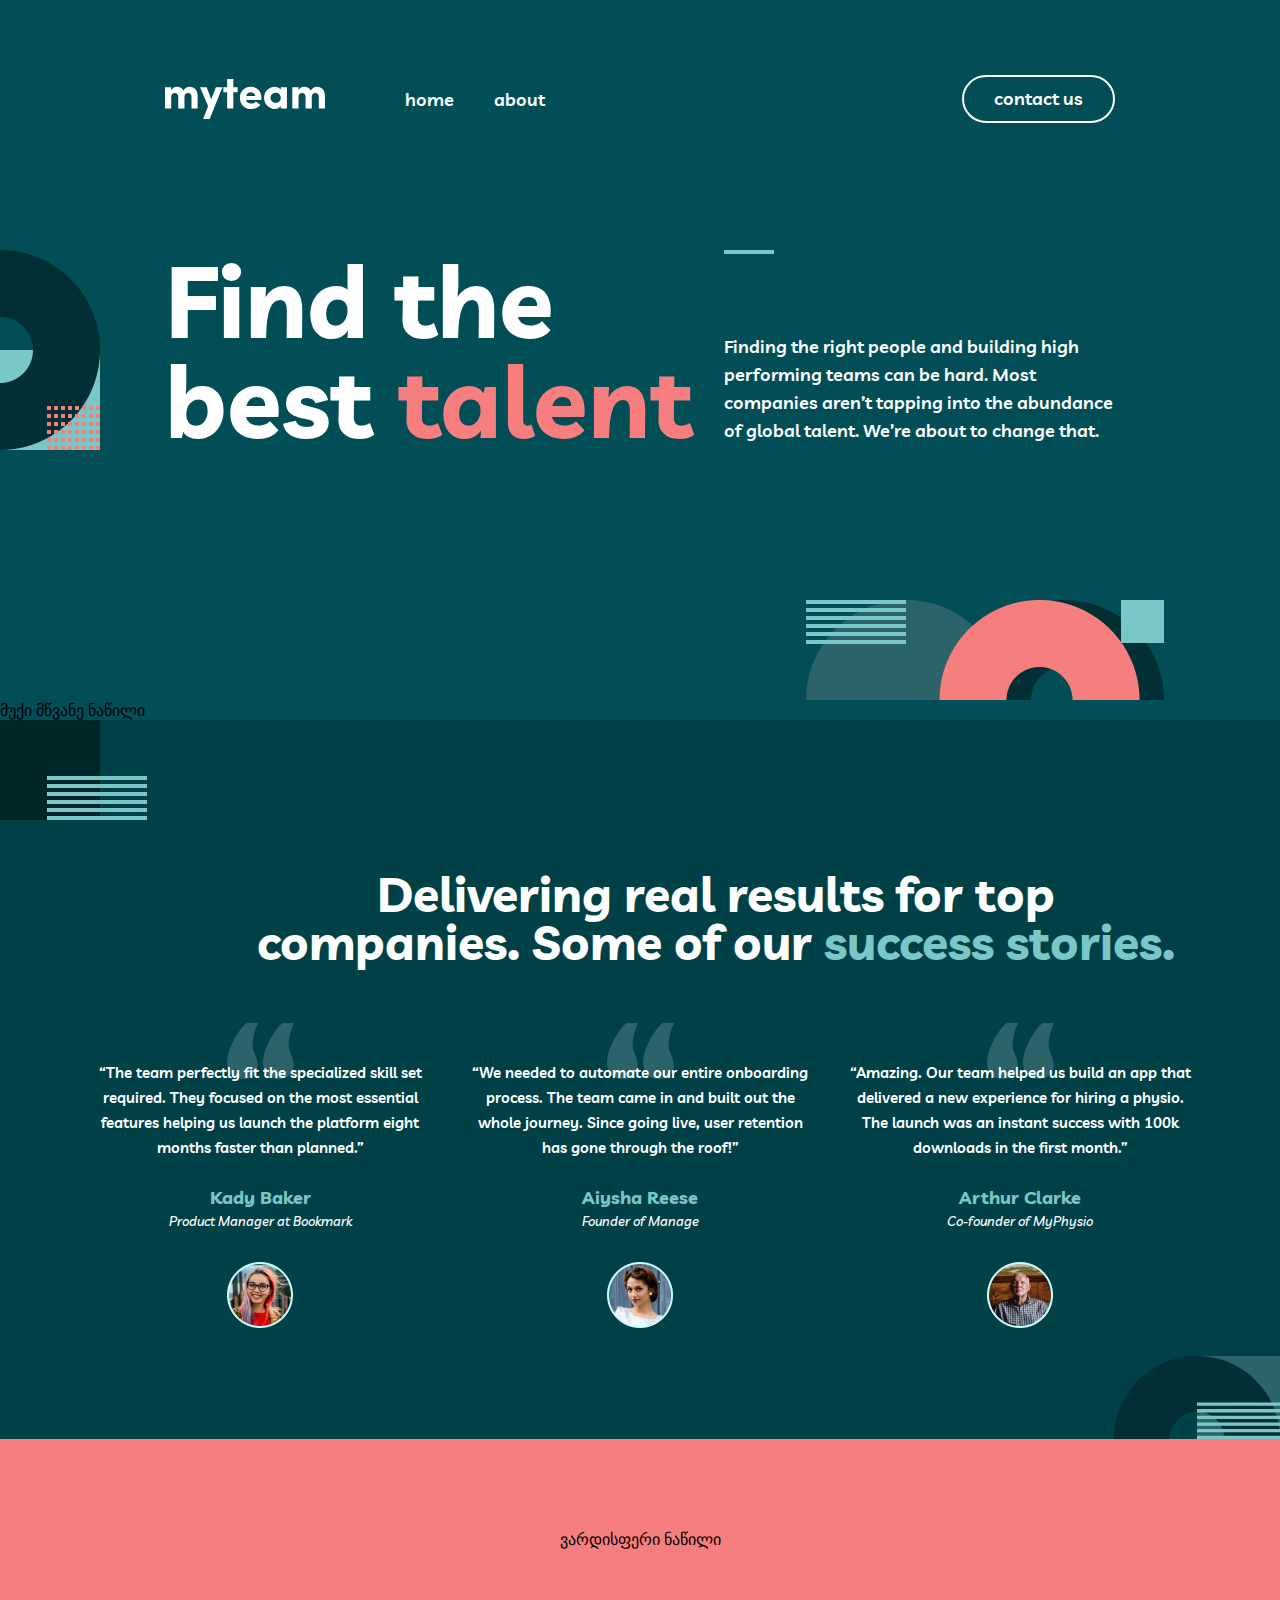
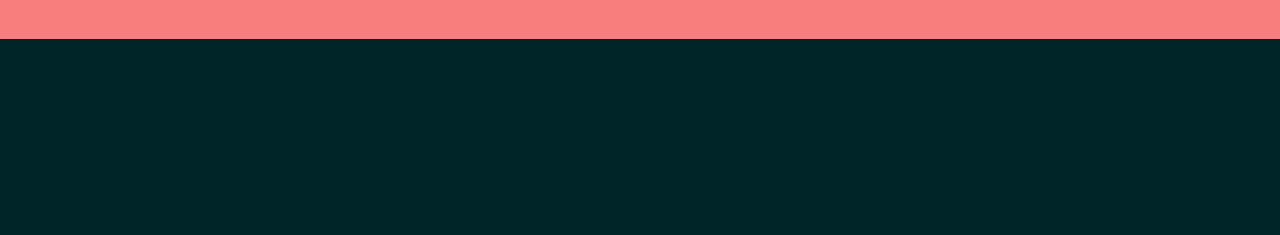
<file: src/indexHome.html>
<html lang="en">

<head>
    <meta charset="UTF-8">
    <meta name="viewport" content="width=device-width, initial-scale=1.0">
    <title>MYTEAM</title>
    <link rel="stylesheet" href="/src/style.css">
    <link rel="preconnect" href="https://fonts.googleapis.com">
    <link rel="preconnect" href="https://fonts.gstatic.com" crossorigin>
    <link href="https://fonts.googleapis.com/css2?family=Barlow+Semi+Condensed:ital,wght@0,100;0,200;0,300;0,400;0,500;0,600;0,700;0,800;0,900;1,100;1,200;1,300;1,400;1,500;1,600;1,700;1,800;1,900&family=Livvic:ital,wght@0,100;0,200;0,300;0,400;0,500;0,600;0,700;0,900;1,100;1,200;1,300;1,400;1,500;1,600;1,700;1,900&family=Poppins:ital,wght@0,100;0,200;0,300;0,400;0,500;0,600;0,700;0,800;0,900;1,100;1,200;1,300;1,400;1,500;1,600;1,700;1,800;1,900&family=Red+Hat+Text:ital,wght@0,300..700;1,300..700&display=swap" rel="stylesheet">
</head>

<body>
    <div class="mainContainer">
        <img class="G7-1" src="./images/Group1-1.png" alt="some design">
        <img class="G7-2" src="./images/Group1-2.png" alt="">
       <header>
            <div class="header-top"> 
                <div class="top-left">
                    <div class="myteam"></div>
                    <div class="home">home</div>
                    <div class="about">about</div>
                </div>
                <div class="top-right">contact us</div>
            </div>
            <div class="header-body"> 
                <div class="header-body-left">Find the <br> best <span>talent</span></div>
                <div class="header-body-right">
                    <div class="rectangle"></div>
                    <div class="text">Finding the right people and building high performing teams can be hard. Most companies aren’t tapping into the abundance of global talent. We’re about to change that.</div>
                </div>
            </div>
        </header>
        <main> მუქი მწვანე ნაწილი
            <div class="main-left"></div>
            <div class="main-right"></div>
        </main>
        <div class="bottom">
            <div>
                <img src="./images/page1.3icon.svg" alt="">
            </div>
            <div class="bottom-header">
                <h1>Delivering real results for top companies. Some of our <span> success stories.</span></h1>
            </div>
            <div class="bottom-stories">
                <div class="bottom-stories-first">
                    <img class="commas" src="./images/page3.svg" alt="">
                    <p> “The team perfectly fit the specialized skill set required. They focused on the most essential
                        features helping us launch the platform eight months faster than planned.”</p>
                    <h5>Kady Baker</h5>
                    <h6>Product Manager at Bookmark</h6>
                    <img src="./images/img1.png" alt="woman">
                </div>
                <div class="bottom-stories-second">
                    <img class="commas" src="./images/page3.svg" alt="">
                    <p> “We needed to automate our entire onboarding process. The team came in and built out the whole
                        journey. Since going live, user retention has gone through the roof!”</p>
                    <h5>Aiysha Reese</h5>
                    <h6>Founder of Manage</h6>
                    <img src="./images/img2.png" alt="woman">
                </div>

                <div class="bottom-stories-third">
                    <img class="commas" src="./images/page3.svg" alt="">
                    <p> “Amazing. Our team helped us build an app that delivered a new experience for hiring a physio.
                        The
                        launch was an instant success with 100k downloads in the first month.”</p>
                    <h5>Arthur Clarke</h5>
                    <h6>Co-founder of MyPhysio</h6>
                    <img src="./images/img3.png" alt="man">
                </div>
            </div>
            <img class="bottom-img" src="./images/page1.3icon2.svg" alt="">
        </div>
        <footer>
            <div class="footer-top">ვარდისფერი ნაწილი</div>
            <div class="footer-bottom">
                <div class="links"></div>
                <div class="address"></div>
                <div class="icons"></div>
            </div>
        </footer>

    </div>

    <script src="/src/script.js"></script>
</body>

</html>
</file>
<file: style.css>
@import url("https://fonts.googleapis.com/css2?family=Karla:ital,wght@0,200..800;1,200..800&family=Livvic:ital,wght@0,100;0,200;0,300;0,400;0,500;0,600;0,700;0,900;1,100;1,200;1,300;1,400;1,500;1,600;1,700;1,900&family=Open+Sans:ital,wght@0,300..800;1,300..800&family=Poppins:ital,wght@0,100;0,200;0,300;0,400;0,500;0,600;0,700;0,800;0,900;1,100;1,200;1,300;1,400;1,500;1,600;1,700;1,800;1,900&family=Ubuntu:ital,wght@0,300;0,400;0,500;0,700;1,300;1,400;1,500;1,700&display=swap");

* {
    -webkit-font-smoothing: antialiased;
    -moz-osx-font-smoothing: grayscale;
    margin: 0;
    padding: 0;
    box-sizing: border-box;
    scroll-behavior: smooth;
    max-width: 100%;
}
body {
    background-color: #014E56;
    font-family: "Livvic", serif;
}
.shadow {
    position: fixed;
    top: 0;
    left: 0;
    width: 100%;
    height: 100%;
    background-color: #00080a;
    z-index: 10;
    display: none;
}
.shadow.active {
    display: block; 
    opacity: 0.5;
}
.mainContainer {
    width: 100%;
    position: relative;
}
.G7-1 {
    position: absolute;
    left: 0;
    top: 250px;
    z-index: 2;
}
.G7-2 {
    position: absolute;
    left: 60%;
    bottom: 0;
    z-index: 3;
}

/* -------------------------------------burger-menu */
.mobile-menu {
    width: 70%;
    height: 100vh;
    padding-top: 112px;
    background: #2C6269;
    position: fixed;
    top: 0;
    right: -70%;
    transition: .5s ease;
    display: none;
    z-index: 14;
}
.mobile-menu.active {
    right: 0;
}
.mobile-menu-group {
    position: absolute;
    right: 0;
    top: 467px;
}
.mobile-menu-list {
    width: 100%;
    height: 165px;
    padding-left: 48px;
    display: flex;
    flex-direction: column;
    align-items: start;
    justify-content: space-between;
}
.mobile-menu-list .home, .about {
    text-align: start;
    font-size: 18px;
    line-height: 28px;
}
/* --------------------------------------- */
.menu { 
    width: 20px;
    height: 18px;
    position: fixed;
    top: 56px;
    right: 25px;
    cursor: pointer;
    display: none;
    z-index: 15;
}
.menu span {
    width: 100%;
    height: 3px;
    background-color: white;
    position: absolute;
    top: 50%;
    left: 50%;
    transform: translate(-50%, -50%);
    transition: .5s ease;
}
.menu span:nth-child(1) {
    top: 15%;
}
.menu span:nth-child(3) {
    top: 85%;
}
.menu.active span:nth-child(1) {
    top: 50%;
    transform: translate(-50%, -50%) rotate(45deg);
}
.menu.active span:nth-child(2) {
    opacity: 0;
}
.menu.active span:nth-child(3) {
    top: 50%;
    transform: translate(-50%, 50%) rotate(-45deg);
}

/* -------------------------------------Header */
header {
    width: 100%;
    height: 700px;
    padding: 75px 165px;
    display: flex;
    flex-direction: column;
    align-items: center;
    justify-content: space-between;
    position: relative;
    z-index: 1;
}
.header-top {
    width: 100%;
    height: 48px;
    display: flex;
    align-items: center;
    justify-content: space-between;
}
.top-left {
    width: 380px;
    height: 100%;
    display: flex;
    align-items: center;
    justify-content: space-between;
}
.myteam {
    width: 160px;
    height: 100%;
    background-image: url(./images/myteam.svg);
    background-size: 100%;
    background-position: center;
    background-repeat: no-repeat;
    cursor: pointer;
}
.home {
    width: 89px;
    height: 28px;
    color: #F67E7E;
    font-size: 18px;
    font-weight: 600;
    line-height: 30px;
    text-align: end;
    cursor: pointer;
}
.about  {
    width: 51px;
    height: 28px;
    color: #FFF;
    font-size: 18px;
    font-weight: 600;
    line-height: 30px;
    cursor: pointer;
}
.top-right {
    width: 153px;
    height: 48px;
    border-radius: 24px;
    border: 2px solid #FFF;
    display: flex;
    align-items: center;
    justify-content: center;
    color: #FFF;
    font-size: 18px;
    font-weight: 600;
    line-height: 28px;
    cursor: pointer;
    transition: background-color 0.3s ease, color 0.3s ease;
}
.home:hover,
.about:hover {
    color: #F67E7E;;
}
.top-right:hover {
    background-color: white;
    color: #002529;
}
.header-body {
    width: 100%;
    height: 375px;
    display: flex;
    align-items: start;
    justify-content: space-between;
}
.header-body-left {
    width: 635px;
    height: 200px;
    color: #FFF;
    font-size: 100px;
    font-weight: 700;
    line-height: 100px; 
}
.header-body-left span {
    color: #F67E7E;
    font-size: 100px;
}
.header-body-right {
    display: flex;
    flex-direction: column;
    align-items: start;
    justify-content: space-between;
    width: 445px;
    height: 195px;
}
.rectangle {
    width: 50px;
    height: 4px;
    background: #79C8C7;
}
.header-body-right .text {
    color: #FFF;
    font-size: 18px;
    font-weight: 550;
    line-height: 28px;
}
/* ------------------------------------- bottom */
.bottom {
    background: #004047;
    width: 100vw;
    height: auto;
}
.bottom-header {
    display: flex;
    justify-self: center;
    text-align: center;
}
.bottom-stories {
    display: flex;
    justify-content: center;
    gap: 30px;
    padding-top: 25px;
}
.bottom h1 {
    width: 932px;
    color: #FFF;
    font-size: 48px;
    font-weight: 700;
    line-height: 48px;
}
.bottom span {
    color: #79C8C7;
    font-size: 48px;
    font-weight: 700;
    line-height: 48px;
}
.bottom-stories p {
    width: 350px;
    color: #FFF;
    text-align: center;
    font-size: 15px;
    font-weight: 600;
    line-height: 25px;
    position: relative;
    padding-top: 69px;
}
.bottom-stories h5 {
    width: 350px;
    color: #79C8C7;
    text-align: center;
    font-size: 18px;
    font-weight: 700;
    line-height: 28px;
    padding-top: 24px;
}
.bottom-stories h6 {
    color: #FFF;
    text-align: center;
    font-size: 13px;
    font-style: italic;
    font-weight: 500;
    line-height: 18px;
}
.bottom-stories-first,
.bottom-stories-second,
.bottom-stories-third {
    display: flex;
    flex-direction: column;
    align-items: center;
}
.commas {
    position: absolute;
    padding-top: 32px;
}
.bottom-img {
    padding-top: 28px;
    display: flex;
    justify-self: end;
}
.bottom-stories img {
    padding-top: 32px;
}

/* -------------------------------------------main */
.main-features {
    width: 100vw;
    height: 684px;
    background-color: #012F34;
    display: flex;
    align-items: start;
    justify-content: space-between;
    padding: 145px 165px;
    position: relative;
}
.main-left {
    width: 445px;
    height: auto;
    display: flex;
    flex-direction: column;
    gap: 54px;
}
.main-left-underline {
    width: 50px;
    height: 4px;
    background-color: #F67E7E;
}
.main-left h1 {
    color: #FFF;
    font-size: 48px;
    font-weight: 700;
    line-height: 48px;
}
.main-right {
    width: 540px;
    height: 100%;
    padding-top: 54px;
    display: flex;
    flex-direction: column;
    gap: 32px;
}
.main-right-feature {
    width: 100%;
    height: 94px;
    display: flex;
    gap: 23px;
}
.main-image {
    width: 72px;
    height: 72px;
}
.main-right-feature-text {
    width: 100%;
    height: 100%;
    display: flex;
    flex-direction: column;
    gap: 16px;
}
.main-right-feature-text .h3 {
    width: 100%;
    color: #F67E7E;
    font-size: 18px;
    font-weight: 600;
    line-height: 28px; 
}
.main-right-feature-text .ppp {
    width: 100%;
    color: #FFF;
    font-size: 15px;
    font-weight: 500;
    line-height: 25px;
}
.main-icon-41 {
    position: absolute;
    bottom: 0;
    right: 0;
}

/* -------------------------------------------footer */
.footer-top {
    width: 100%;
    height: 200px;
    background-color: #F67E7E;
    padding: 76px 165px;
    display: flex;
    justify-content: space-around;
    align-items: center;
    position: relative;
}
.footer-icon-11 {
    position: absolute;
    bottom: 0;
    left: 0;
}
.footer-top h1 {
    color: #012F34;
    font-size: 48px;
    font-weight: 700;
    line-height: 48px;
}
.footer-top button {
    width: 153px;
    height: 48px;
    border-radius: 24px;
    border: 2px solid #012F34;
    display: flex;
    justify-content: center;
    align-items: center;
    color: #012F34;
    background-color: #F67E7E;
    font-size: 18px;
    font-weight: 600;
    line-height: 28px;
    cursor: pointer;
    transition: background-color 0.3s ease, color 0.3s ease;
}
.footer-top button:hover {
    background-color: #012F34;
    color: white;
}
.footer-bottom {
    width: 100%;
    height: 196px;
    background-color: #002529;
    display: flex;
    justify-content: space-between;
    padding: 48px 165px;
}
.footer-bottom-1 {
    width: 160px;
    height: 100px;
    display: flex;
    flex-direction: column;
    justify-content: space-between;
}

.footer-bottom-pages {
    width: 140px;
    height: 28px;
    display: inline-flex;
    justify-content: center;
    align-items: flex-start;
    gap: 40px;
}
.footer-bottom-2 {
    width: 40%;
    height: 100px;
    color: #FFF;
    font-size: 15px;
    font-style: normal;
    font-weight: 400;
    opacity: 0.7;
    line-height: 25px;
    text-align: left;
}
.footer-bottom-3 {
    width: 255px;
    height: 100px;
    display: flex;
    flex-direction: column;
    justify-content: space-between;
    align-items: end;
}
.footer-bottom-icons {
    width: 104px;
    height: 24px;
    display: flex;
    justify-content: space-between;
}
.img-fb {
    width: 24px;
    height: 100%;
    background-image: url(./images/footer-icon-fb.svg);
    background-size: cover;
    cursor: pointer;
}
.img-pint {
    width: 24px;
    height: 100%;
    background-image: url(./images/footer-icon-pinterest.svg);
    background-size: cover;
    cursor: pointer;
}
.img-twit {
    width: 25.5px;
    height: 90%;
    background-image: url(./images/footer-icon-twitter.svg);
    background-size: cover;
    cursor: pointer;
}
.img-twit:hover {
    background-image: url(./images/twit-pink.svg);
    background-size: cover;
}
.footer-bottom-text {
    height: 25px;
    width: 255px;
    color: #FFF;
    text-align: right;
    font-size: 15px;
    font-weight: 400;
    opacity: 0.7;
    line-height: 25px;
}

/* ----------------------------------------media-nino */
@media (max-width:1200px) {
    .bottom {
        width: auto;
    }
    .bottom-header h1, span {
        font-size: 37px;
    }
    .bottom-header {
        width: 560px;
    }
    .bottom-stories p {
        width: 300px; 
    }
    .bottom-stories {
        gap: 0px;
        display: flex;
        flex-wrap: wrap;
    }
    /* ----------------------------------------------luka */
    .main-features {
        height: auto;
        align-items: c;
        flex-direction: column;
    }
    .main-left {
        gap: 32px;
    }
    .main-left h1 {
        font-size: 32px;
        line-height: 32px
    }
    .main-left h1 br {
        display: none;
    }
}
@media (max-width:900px) {
    .footer-top h1 {
        font-size: 32px;
    }
}
/* -------------------------------------------nino */
@media (max-width:768px) {
    .bottom {
        width: 100%;
        height: auto;
    }
    .bottom-header span {
        font-size: 32px;
        font-weight: 700;
        line-height: 32px;
    }
    .bottom-header h1 {
        font-size: 32px;
        font-weight: 700;
        line-height: 32px;
    }
    .bottom-header {
        width: 520px;
        padding-left: 4%;
    }
    .bottom-stories {
        display: flex;
        flex-direction: column;
    }
    .bottom-stories p {
        width: 573px;
        text-align: center;
        font-weight: 600;
        line-height: 25px;
    }
    .bottom-stories .bottom-stories-img {
        padding-top: 15px;
    }
    .bottom-stories {
        gap: 20px;
        padding-top: 20px;
    }
    .footer-top  {
        padding: 36px 98px;
        flex-direction: column;
        text-align: center;
        overflow: hidden;
    }
    .footer-icon-11 {
        transform: translateY(16%);
    }
    .footer-bottom {
        height: 272px;
        flex-wrap: wrap;
    }
    .footer-bottom-1,
    .footer-bottom-2 {
        width: 50%;
    }
    .footer-bottom-pages {
        width: 104px;
        gap: 24px;
    }
    .footer-bottom-pages .home,
    .footer-bottom-pages .about {
        font-size: 15px;
    }
    .footer-bottom-2 {
        text-align: end;
    }
    .footer-bottom-3 {
        width: 100%;
        height: 25px;
        flex-direction: row;
        margin-top: 20px;
    }
}

@media (max-width: 375px) {
    .bottom {
        width: 100%;
        height: auto;
    }
    .bottom-header {
        width: 327px;
        padding-top: 40px;
    }
}

/* -----------------------------------------media-maia */
@media (max-width:1085px) {
    header {
        height: 700px;
    }
    .header-body-left,
    .header-body-left span {
        font-size: 72px; 
    }
    .footer-bottom {
        padding: 56px 40px;
    }
    .footer-bottom-myteam {
        width: 96px;
        height: 24px;
    }
}
@media (max-width:980px) {
    header {
        padding: 75px 150px;
    }
    .header-body-left {
        font-size: 64px; 
        line-height: 80px;
    }
}
@media (max-width:900px) {
    header {
        padding: 64px 40px;
    }
    .G7-1 {
        display: none;
    }
    .G7-2 {
        left: 30%;
    }
    .header-body {
        height: 438px;
        padding: 0 0 190px 0;
        flex-direction: column;
        align-items: center;
        justify-content: space-between;
        text-align: center;
    }
    .header-body-left {
        height: 112px;
        line-height: 56px;
    }
    .rectangle {
        display: none;
    }
    .header-body-right {
        align-items: center;
        justify-content: center;
    }
    .header-body-right .text {
        width: 457px;
        font-size: 15px;
        font-weight: 500;
        line-height: 28px;
    }
    /* --------------------------luka's part */
    .main-features {
        padding: 100px 98px;
    }
    .main-icon-41 {
        top: 0;
    }
}
@media (max-width:730px) {
    .main-features {
        padding: 60px 64px;
    }
    .main-left {
        width: 340px;
    }
    .main-right {
        width: 100%;
    }
}
/* ---------------------------------------- */
@media (max-width:636px) {
    .top-left .home,
    .top-left .about,
    .header-top .top-right {
        display: none;
    }
    .mobile-menu,  .menu {
        display: block;
    }
    header {
        height: 567px;
        padding: 48px 24px;
    }
    .G7-2 {
        left: 50%;
        transform: translateX(-50%);
    }
    .header-top {
        height: 32px;
    }
    .myteam {
        width: 128px;
        height: 100%;
    }
    .header-body {
        height: 350px;
        padding: 0 0 120px 0;
    }
    .header-body-left,
    .header-body-left span {
        font-size: 40px;
        font-weight: 600;
        line-height: 40px;
    }
    .header-body-right {
        width: 327px;
    }
    .main-features {
        padding: 64px 24px; 
    }
    .main-right {
        gap: 48px;
    }
    .main-right-feature {
        height: 200px;
        flex-wrap: wrap;
        justify-content: center;
    }
    .main-right-feature-text {
        height: 112px;
        text-align: center;
    }
    .footer-top {
        height: 302px;
        padding: 83px 24px;
        justify-content: space-between;
    }
    .footer-top h1 {
        line-height: 32px;
    }
}
</file>
<file: src/style.css>
@import url("https://fonts.googleapis.com/css2?family=Karla:ital,wght@0,200..800;1,200..800&family=Livvic:ital,wght@0,100;0,200;0,300;0,400;0,500;0,600;0,700;0,900;1,100;1,200;1,300;1,400;1,500;1,600;1,700;1,900&family=Open+Sans:ital,wght@0,300..800;1,300..800&family=Poppins:ital,wght@0,100;0,200;0,300;0,400;0,500;0,600;0,700;0,800;0,900;1,100;1,200;1,300;1,400;1,500;1,600;1,700;1,800;1,900&family=Ubuntu:ital,wght@0,300;0,400;0,500;0,700;1,300;1,400;1,500;1,700&display=swap");

* {
    -webkit-font-smoothing: antialiased;
    -moz-osx-font-smoothing: grayscale;
    margin: 0;
    padding: 0;
    box-sizing: border-box;
    scroll-behavior: smooth;
    max-width: 100%;
}

body {
    background-color: #014E56;
    font-family: "Livvic", serif;
}

.mainContainer {
    width: 100%;
    position: relative;
}
.G7-1 {
    position: absolute;
    left: 0;
    top: 250px;
    z-index: 2;
}
.G7-2 {
    position: absolute;
    left: 63%;
    top: 600px;
    z-index: 3;
}
/* -------------------------------------Header */
header {
    width: 100%;
    height: 700px;
    padding: 75px 165px;
    display: flex;
    flex-direction: column;
    align-items: center;
    justify-content: space-between;
    position: relative;
    z-index: 1;
}
.header-top {
    width: 100%;
    height: 48px;
    display: flex;
    align-items: center;
    justify-content: space-between;
}
.top-left {
    width: 380px;
    height: 100%;
    display: flex;
    align-items: center;
    justify-content: space-between;
}
.myteam {
    width: 160px;
    height: 100%;
    background-image: url(./images/myteam.svg);
    background-size: 100%;
    background-position: center;
    background-repeat: no-repeat;
    cursor: pointer;
}
.home {
    width: 89px;
    height: 28px;
    color: #FFF;
    font-size: 18px;
    font-weight: 600;
    line-height: 30px;
    text-align: end;
    cursor: pointer;
}
.about  {
    width: 51px;
    height: 28px;
    color: #FFF;
    font-size: 18px;
    font-weight: 600;
    line-height: 30px;
    cursor: pointer;
}
.top-right {
    width: 153px;
    height: 48px;
    border-radius: 24px;
    border: 2px solid #FFF;
    display: flex;
    align-items: center;
    justify-content: center;
    color: #FFF;
    font-size: 18px;
    font-weight: 600;
    line-height: 28px;
    cursor: pointer;
}
.home:hover,
.about:hover {
    color: #F67E7E;;
}
.top-right:hover {
    background-color: white;
    color: #002529;
}
.header-body {
    width: 100%;
    height: 375px;
    display: flex;
    align-items: start;
    justify-content: space-between;
}
.header-body-left {
    width: 635px;
    height: 200px;
    color: #FFF;
    font-size: 100px;
    font-weight: 700;
    line-height: 100px; 
}
.header-body-left span {
    color: #F67E7E;
}
.header-body-right {
    display: flex;
    flex-direction: column;
    align-items: start;
    justify-content: space-between;
    width: 445px;
    height: 195px;
}
.rectangle {
    width: 50px;
    height: 4px;
    background: #79C8C7;
}
.header-body-right .text {
    color: #FFF;
    font-size: 18px;
    font-weight: 550;
    line-height: 28px;
}

/* ------------------------------------- bottom */
.bottom {
    background: #004047;
    width: 100vw;
    height: auto;
}
.bottom-header {
    padding-top: 50px;
    padding-left: 250px;
    text-align: center;
}
.bottom-stories {
    display: flex;
    justify-content: center;
    gap: 30px;
    padding-top: 25px;
}
.bottom h1 {
    width: 932px;
    color: #FFF;
    font-size: 48px;
    font-weight: 700;
    line-height: 48px;
}
.bottom span {
    color: #79C8C7;
    font-size: 48px;
    font-weight: 700;
    line-height: 48px;
}
.bottom-stories p {
    width: 350px;
    color: #FFF;
    text-align: center;
    font-size: 15px;
    font-weight: 600;
    line-height: 25px;
    position: relative;
    padding-top: 69px;
}
.bottom-stories h5 {
    width: 350px;
    color: #79C8C7;
    text-align: center;
    font-size: 18px;
    font-weight: 700;
    line-height: 28px;
    padding-top: 24px;
}
.bottom-stories h6 {
    color: #FFF;
    text-align: center;
    font-size: 13px;
    font-style: italic;
    font-weight: 500;
    line-height: 18px;
}
.bottom-stories-first,
.bottom-stories-second,
.bottom-stories-third {
    display: flex;
    flex-direction: column;
    align-items: center;
}
.bottom-stories img {
    padding-top: 32px;
}
.commas {
    position: absolute;
}
.bottom-img {
    padding-left: 87%;
    padding-top: 28px;
}

/* main */

.main-features {
    width: 100vw;
    height: 684px;
    background-color: #012F34;
    display: flex;
    justify-content: space-between;
    align-items: center;
    padding: 145px 165px;
    position: relative;
}

.main-left-underline {
    width: 50px;
    height: 4px;
    background-color: #F67E7E;
    margin-bottom: 10px;
}

.main-left h1 {
    width: 445px;
    color: #FFF;
    font-size: 48px;
    font-weight: 700;
    line-height: 48px;
}

.main-right-feature-text h3 {
    width: 445px;
    color: #F67E7E;
    font-size: 18px;
    font-style: normal;
    font-weight: 700;
    line-height: 28px; /* 155.556% */
}

.main-right-feature-text p {
    width: 445;
    color: #FFF;
    font-size: 15px;
    font-style: normal;
    font-weight: 600;
    line-height: 25px;
}

.main-icon-41 {
    position: absolute;
    bottom: 0;
    right: 0;
}


/* main */


/* footer */

.footer-top {
    width: 100vw;
    height: 200px;

    background-color: #F67E7E;

    padding: 76px 260px;

    display: flex;
    justify-content: space-around;
    align-items: center;
    position: relative;
}

.footer-icon-11 {
    position: absolute;
    bottom: 0;
    left: 0;
}

.footer-top h1 {
    color: #012F34;
    font-size: 48px;
    font-weight: 700;
    line-height: 48px;
}

.footer-top button {
    width: 153px;
    height: 48px;
    border-radius: 24px;
    border: 2px solid #012F34;
    display: flex;
    justify-content: center;
    align-items: center;
    color: #012F34;
    background-color: #F67E7E;
    font-size: 18px;
    font-style: normal;
    font-weight: 600;
    line-height: 28px;
    
}

.footer-bottom {
    width: 100%;
    height: 196px;
    background-color: #002529;
    display: flex;
    justify-content: space-between;
    padding: 48px 165px;
}

.footer-bottom-1 {
    width: 160px;
    height: 93px;

    display: flex;
    flex-direction: column;
    justify-content: space-between;
}

.footer-bottom-pages {
    width: 140px;
    height: 28px;
    display: inline-flex;
    justify-content: center;
    align-items: flex-start;
    gap: 40px;
}

.footer-bottom-2 {
    width: 445px;
    height: 100px;
    color: #FFF;
    font-size: 15px;
    font-style: normal;
    font-weight: 600;
    line-height: 25px;
    text-align: left;
}

.footer-bottom-3 {
    width: 255px;
    height: 100px;
    display: flex;
    flex-direction: column;
    justify-content: space-between;
    align-items: end;
}

.footer-bottom-icons {
    width: 104px;
    height: 24px;
    display: flex;
    justify-content: space-between;
}

.footer-bottom-icons img {
    width: 24px;
    height: 24px;
}

.footer-bottom-text {
    height: 25px;
    width: 100%;
    color: #FFF;
    text-align: right;
    font-size: 15px;
    font-style: normal;
    font-weight: 600;
    line-height: 25px;
}
</file>
<file: style-about.css>
@import url("https://fonts.googleapis.com/css2?family=Karla:ital,wght@0,200..800;1,200..800&family=Livvic:ital,wght@0,100;0,200;0,300;0,400;0,500;0,600;0,700;0,900;1,100;1,200;1,300;1,400;1,500;1,600;1,700;1,900&family=Open+Sans:ital,wght@0,300..800;1,300..800&family=Poppins:ital,wght@0,100;0,200;0,300;0,400;0,500;0,600;0,700;0,800;0,900;1,100;1,200;1,300;1,400;1,500;1,600;1,700;1,800;1,900&family=Ubuntu:ital,wght@0,300;0,400;0,500;0,700;1,300;1,400;1,500;1,700&display=swap");

* {
    -webkit-font-smoothing: antialiased;
    -moz-osx-font-smoothing: grayscale;
    margin: 0;
    padding: 0;
    box-sizing: border-box;
    scroll-behavior: smooth;
    max-width: 100%;
}

body {
    background-color: #014E56;
    font-family: "Livvic", serif;
    width: 100%;
    position: relative;
}
.shadow {
    position: fixed;
    top: 0;
    left: 0;
    width: 100%;
    height: 100%;
    background-color: #00080a;
    z-index: 10;
    display: none;
}
.shadow.active {
    display: block; 
    opacity: 0.5;
}
/* -------------------------------------burger-menu */
.mobile-menu {
    width: 70%;
    height: 100vh;
    padding-top: 112px;
    background: #2C6269;
    position: fixed;
    top: 0;
    right: -70%;
    transition: .5s ease;
    display: none;
    z-index: 10;
}
.mobile-menu.active {
    right: 0;
}
.mobile-menu-group {
    position: absolute;
    right: 0;
    top: 467px;
}
.mobile-menu-list {
    width: 100%;
    height: 165px;
    padding-left: 48px;
    display: flex;
    flex-direction: column;
    align-items: start;
    justify-content: space-between;
}
.mobile-menu-list .home, .about {
    text-align: start;
    font-size: 18px;
    line-height: 28px;
}
/* --------------------------------------- */
.menu { 
    width: 20px;
    height: 18px;
    position: fixed;
    top: 56px;
    right: 25px;
    cursor: pointer;
    display: none;
    z-index: 11;
}
.menu span {
    width: 100%;
    height: 3px;
    background-color: white;
    position: absolute;
    top: 50%;
    left: 50%;
    transform: translate(-50%, -50%);
    transition: .5s ease;
}
.menu span:nth-child(1) {
    top: 15%;
}
.menu span:nth-child(3) {
    top: 85%;
}
.menu.active span:nth-child(1) {
    top: 50%;
    transform: translate(-50%, -50%) rotate(45deg);
}
.menu.active span:nth-child(2) {
    opacity: 0;
}
.menu.active span:nth-child(3) {
    top: 50%;
    transform: translate(-50%, 50%) rotate(-45deg);
}
/* ------------------------------------------------header */
header {
    width: 100%;
    height: 520px;
    padding: 75px 165px;
    display: flex;
    flex-direction: column;
    align-items: center;
    justify-content: space-between;
    position: relative;
    overflow: hidden;
    z-index: 1;
}
.about1 {
    position: absolute;
    right: 0;
    bottom: 0;
}
.header-top {
    width: 100%;
    height: 48px;
    display: flex;
    align-items: center;
    justify-content: space-between;
}
.top-left {
    width: 380px;
    height: 100%;
    display: flex;
    align-items: center;
    justify-content: space-between;
}
.myteam {
    width: 160px;
    height: 100%;
    background-image: url(./images/myteam.svg);
    background-size: 100%;
    background-position: center;
    background-repeat: no-repeat;
    cursor: pointer;
}
.home {
    width: 89px;
    height: 28px;
    color: #FFF;
    font-size: 18px;
    font-weight: 600;
    line-height: 30px;
    text-align: end;
    cursor: pointer;
}
.about  {
    width: 51px;
    height: 28px;
    color: #F67E7E;
    font-size: 18px;
    font-weight: 600;
    line-height: 30px;
    cursor: pointer;
}
.top-right {
    width: 153px;
    height: 48px;
    border-radius: 24px;
    border: 2px solid #FFF;
    display: flex;
    align-items: center;
    justify-content: center;
    color: #FFF;
    font-size: 18px;
    font-weight: 600;
    line-height: 28px;
    cursor: pointer;
    transition: background-color 0.3s ease, color 0.3s ease;
}
.home:hover,
.about:hover {
    color: #F67E7E;;
}
.top-right:hover {
    background-color: white;
    color: #002529;
}
.header-body {
    width: 100%;
    height: 200px;
    display: flex;
    align-items: start;
    justify-content: space-between;
}
.header-body-left {
    width: 350px;
    height: 100px;
    color: #FFF;
    font-size: 64px;
    font-weight: 700;
    line-height: 100px; 
}
.header-body-right {
    width: 730px;
    height: 156px;
    display: flex;
    flex-direction: column;
    align-items: start;
    justify-content: space-between;
}
.rectangle {
    width: 50px;
    height: 4px;
    background: #F67E7E;
}
.header-body-right .text {
    color: #FFF;
    font-size: 18px;
    font-weight: 550;
    line-height: 28px;
}
/* --------------------------------------Directors */
.about-directors {
    width: 100%;
    min-height: 1002px;
    padding: 140px 165px;
    gap: 64px;
    display: flex;
    flex-direction: column;
    align-items: center;
    justify-content: space-between;
    background-color: #004047;
    position: relative;
    overflow: hidden;
}
.about2 {
    position: absolute;
    left: 0;
    top: 0;
}
.about3 {
    position: absolute;
    bottom: 0;
    right: 0;
}
.title {
    width: 100%;
    height: 48px;
    color: #FFF;
    text-align: center;
    font-size: 48px;
    font-weight: 700;
    line-height: 48px;
}
.directors {
    width: 100%;
    height: auto;
    display: grid;
    grid-template-columns: repeat(auto-fit, minmax(350px, 1fr));
    grid-auto-rows: 285px;
    gap: 30px;
}
.director-info {
    width: 350px;
    height: 253px;
    padding: 32px 24px;
    background: #012F34;
    position: relative;
    display: flex;
    flex-direction: column;
    align-items: center;
}
.details {
    width: 100%;
    height: 165px;
    display: flex;
    flex-direction: column;
    align-items: center;
    justify-content: space-between;
}
.data {
    width: 100%;
    height: 53px;
    display: flex;
    flex-direction: column;
    align-items: center;
}
.name {
    width: 100%;
    height: 28px;
    color: #79C8C7;
    text-align: center;
    font-size: 18px;
    font-weight: 600;
    line-height: 28px;
}
.data .position {
    width: 100%;
    height: 23px;
    color: #FFF;
    text-align: center;
    font-size: 15px;
    font-style: italic;
    font-weight: 400;
    line-height: 25px; 
}
.button  {
    width: 56px;
    position: absolute;
    bottom: -31px;
    cursor: pointer;
    background-size: contain;
    background-repeat: no-repeat;
    transition: transform 0.5s ease-in-out;
    z-index: 5;
}
.button.pink {
    background-image: url("./images/pinkCross.png");
    transform: rotate(0deg);
}
.button.pink:hover {
    background-image: url(./images/pink-hover.png);
}
.button.blue {
    background-image: url("./images/blueX.png");
    transform: rotate(90deg);
}
.button.blue:hover {
    background-image: url(./images/blue-hover.png);
}
/* ---------------------------------------------------slide */
.slide-frame {
    width: 350px;
    height: 253px;
    position: absolute;
    bottom: 0;
    background: transparent;
    overflow: hidden;
}
.slide-info {
    width: 350px;
    height: 253px;
    padding: 32px 24px;
    background: #002529;
    display: flex;
    flex-direction: column;
    align-items: center;
    position: absolute;
    bottom: 0;
    transform: translateY(100%); 
    transition: transform 0.5s ease;
}
.slide-info.show {
    transform: translateY(0); 
}
.slide-info .details {
    height: 155px;
}
.slide-texts {
    width: 100%;
    height: 112px;
    display: flex;
    flex-direction: column;
    align-items: center;
    justify-content: space-between;
}
.slide-citate {
    width: 250px;
    color: #FFF;
    text-align: center;
    font-size: 15px;
    font-weight: 500;
    line-height: 25px;
}
.slide-socmed {
    width: 60px;
    height: 20px;
    display: flex;
    justify-content: space-between;
}
.twit {
    width: 24px;
    height: 100%;
    background-image: url(./images/footer-icon-twitter.svg);
}
.twit:hover {
    cursor: pointer;
    background-image: url(./images/twit-pink.svg);
}
.linkd {
    width: 20px;
    height: 100%;border-radius: 3px;
    background-color: white;
    text-align: center;
    color: #002529;
    font-family:'Gill Sans', 'Gill Sans MT', Calibri, 'Trebuchet MS', sans-serif;
    font-weight:1000;
}
.linkd:hover {
    cursor: pointer;
    background-color: #F67E7E;
}
/* ------------------------------------------clients */
.clients {
    background: #012F34;
    width: 100%;
    height: 437px;
    padding: 140px 165px;
    position: relative;
}
.img-page2-3 {
    position: absolute;
    top: 0;
    left: 0;
}
.img-page2-3-1 {
    position: absolute;
    top: 0;
    left: 0;
    display: none;
}

.clients-main {
    height: 100%;
    display: flex;
    flex-direction: column;
    align-items: center;
    justify-content: space-between;
}
.clients-header1 {
    width: 100%;
    color: #FFF;
    text-align: center;
    font-size: 48px;
    font-weight: 700;
    line-height: 48px;
}
.clients-img {
    width: 100%;
    display: flex;
    justify-content: space-between;
    align-items: center;
}
.clients-verge {
    width: 165px;
    height: 28px;
}
.clients-jakarta {
    width: 184px;
    height: 23px;
}
.clients-guardian {
    width: 184px;
    height: 23px;
}
.clients-tech {
    width: 165px;
    height: 28px;
}
.clients-gadgets {
    width: 98px;
    height: 45px;
}

/* -------------------------------------------footer */
.footer-top {
    width: 100vw;
    height: 200px;
    background-color: #F67E7E;
    padding: 76px 165px;
    display: flex;
    justify-content: space-around;
    align-items: center;
    position: relative;
}
.footer-icon-11 {
    position: absolute;
    bottom: 0;
    left: 0;
}
.footer-top h1 {
    color: #012F34;
    font-size: 48px;
    font-weight: 700;
    line-height: 48px;
}
.footer-top button {
    width: 153px;
    height: 48px;
    border-radius: 24px;
    border: 2px solid #012F34;
    display: flex;
    justify-content: center;
    align-items: center;
    color: #012F34;
    background-color: #F67E7E;
    font-size: 18px;
    font-style: normal;
    font-weight: 600;
    line-height: 28px;
    cursor: pointer;
    transition: background-color 0.3s ease, color 0.3s ease;
}
.footer-top button:hover {
    background-color: #012F34;
    color: white;
}
.footer-bottom {
    width: 100%;
    height: 196px;
    background-color: #002529;
    display: flex;
    justify-content: space-between;
    padding: 48px 165px;
}
.footer-bottom-1 {
    width: 160px;
    height: 93px;
    display: flex;
    flex-direction: column;
    justify-content: space-between;
}
.footer-bottom-pages {
    width: 140px;
    height: 28px;
    display: inline-flex;
    justify-content: center;
    align-items: flex-start;
    gap: 40px;
}
.footer-bottom-2 {
    width: 40%;
    height: 100px;
    color: #FFF;
    font-size: 15px;
    font-style: normal;
    font-weight: 400;
    opacity: 0.7;
    line-height: 25px;
    text-align: left;
}
.footer-bottom-3 {
    width: 255px;
    height: 100px;
    display: flex;
    flex-direction: column;
    justify-content: space-between;
    align-items: end;
}
.footer-bottom-icons {
    width: 104px;
    height: 24px;
    display: flex;
    justify-content: space-between;
}
.img-fb {
    width: 24px;
    height: 100%;
    background-image: url(./images/footer-icon-fb.svg);
    background-size: cover;
    cursor: pointer;
}
.img-pint {
    width: 24px;
    height: 100%;
    background-image: url(./images/footer-icon-pinterest.svg);
    background-size: cover;
    cursor: pointer;
}
.img-twit {
    width: 25px;
    height: 90%;
    background-image: url(./images/footer-icon-twitter.svg);
    background-size: cover;
    cursor: pointer;
}
.img-twit:hover {
    background-image: url(./images/twit-pink.svg);
    background-size: cover;
}
.footer-bottom-text {
    height: 25px;
    width: 255px;
    color: #FFF;
    text-align: right;
    font-size: 15px;
    font-style: normal;
    font-weight: 400;
    opacity: 0.7;
    line-height: 25px;
}
/* ------------------------------------------media-maia */
@media (max-width:1085px) {
    header {
        height: 556px;
        padding: 75px;
    }
    .header-body {
        height: 257px;
        flex-direction: column;
        align-items: center;
    }
    .header-body-left {
        width: 100%;
        height: 56px;
        text-align: center;
        line-height: 56px;
    }
    .rectangle {
        display: none;
    }
    .header-body-right {
        width: 457px;
        height: auto;
    }
    .header-body-right .text {
        height: 177px;
        text-align: center;
        font-size: 15px;
    }
    .about-directors {
        height: 1219px;
        padding: 100px 97px;
    }
    .directors {
        height: 100%;
        display: flex;
        flex-wrap: wrap;
        align-items: center;
        justify-content: space-around;
        gap: 11px;
    }
    .director-info {
        width: 281px;
    }
    .footer-bottom {
        padding: 56px 40px;
    }
    .footer-bottom-myteam {
        width: 96px;
        height: 24px;
    }
}
@media (max-width:900px) {
    .footer-top h1 {
        font-size: 32px;
    }
}

@media (max-width:768px) {
    header {
        padding: 64px 40px;
    }
    .about-directors {
        height: 2062px;
    }
    .footer-top  {
        padding: 36px 98px;
        flex-direction: column;
        text-align: center;
        overflow: hidden;
    }
    .footer-icon-11 {
        transform: translateY(16%);
    }
    .footer-bottom {
        height: 272px;
        flex-wrap: wrap;
    }
    .footer-bottom-1,
    .footer-bottom-2 {
        width: 50%;
    }
    .footer-bottom-pages {
        width: 104px;
        gap: 24px;
    }
    .footer-bottom-pages .home,
    .footer-bottom-pages .about {
        font-size: 15px;
    }
    .footer-bottom-2 {
        text-align: end;
    }
    .footer-bottom-3 {
        width: 100%;
        height: 25px;
        flex-direction: row;
        margin-top: 20px;
    }
}

@media (max-width:636px) {
    .about1 {
        transform: translateY(50%);
    }
    .top-left .home,
    .top-left .about,
    .header-top .top-right {
        display: none;
    }
    .mobile-menu,  .menu {
        display: block;
    }
    header {
        height: 567px;
        padding: 48px 24px;
    }
    .header-top {
        height: 32px;
    }
    .myteam {
        width: 128px;
        height: 100%;
    }
    .header-body {
        height: 350px;
        padding: 0 0 108px 0;
    }
    .header-body-left {
        font-size: 40px;
        line-height: 40px;
    }
    .header-body-right {
        width: 327px;
    }
    .about-directors {
        padding: 88px 24px 116px 24px;
    }
    .about-directors .title {
        font-size: 32px;
    }
    .director-info {
        width: 327px;
    }
    .about2 {
        transform: translateY(-50%);
    }
    .footer-top {
        height: 302px;
        padding: 83px 24px;
        justify-content: space-between;
    }
    .footer-top h1 {
        line-height: 32px;
    }
}
/* -----------------------------------------------media-nino */
@media (max-width: 1200px) {
    .clients-img {
        flex-wrap: wrap;
    }
    .clients-header1 {
        width: 900px;
    }
    .clients-header img {
        width: 150px;
        height: 150px;
    }
    .clients {
        padding: 140px 105px;
    }
}
@media (max-width: 1085px) {
    .clients {
        width: 100%;
        height: 308px;
        padding: 100px 139px;
    }
    .img-page2-3 {
        display: none;
    }
    .img-page2-3-1 {
        display: block;
    }
    .clients-header1 {
        width: 457px;
        font-size: 32px;
        font-weight: 600;
        line-height: 32px;
    }
    .clients-verge {
        width: 103px;
        height: 17px;
    }
    .clients-jakarta {
        width: 114px;
        height: 14px;
    }
    .clients-guardian {
        width: 112px;
        height: 17px;
    }
    .clients-tech {
        width: 103px;
        height: 17px;
    }
    .clients-gadgets {
        width: 61px;
        height: 28px;
    }
}
@media (max-width:820px) {
    .clients {
        padding: 100px 39px;
    }
}
@media (max-width:626px) {
    .clients {
        height: 632px;
        padding: 86px 24px;
    }
    .img-page2-3-1 {
        transform: translateX(-50%);
    }
    .clients-header1 {
        width: 327px;
        font-size: 32px;
        font-weight: 700;
        line-height: 32px;
    }
    .clients-img {
        flex-direction: column;
        gap: 57px;
    }
    .clients-verge {
        width: 146.561px;
        height: 24.19px;
    }
    .clients-jakarta {
        width: 162.213px;
        height: 19.921px;
    }
    .clients-guardian {
        width: 159.368px;
        height: 24.19px;
    }
    .clients-tech {
        width: 146.561px;
        height: 24.19px;
    }
    .clients-gadgets {
        width: 86.798px;
        height: 39.842px;
    }
}
</file>
<file: style-contact.css>
@import url("https://fonts.googleapis.com/css2?family=Karla:ital,wght@0,200..800;1,200..800&family=Livvic:ital,wght@0,100;0,200;0,300;0,400;0,500;0,600;0,700;0,900;1,100;1,200;1,300;1,400;1,500;1,600;1,700;1,900&family=Open+Sans:ital,wght@0,300..800;1,300..800&family=Poppins:ital,wght@0,100;0,200;0,300;0,400;0,500;0,600;0,700;0,800;0,900;1,100;1,200;1,300;1,400;1,500;1,600;1,700;1,800;1,900&family=Ubuntu:ital,wght@0,300;0,400;0,500;0,700;1,300;1,400;1,500;1,700&display=swap");

* {
    -webkit-font-smoothing: antialiased;
    -moz-osx-font-smoothing: grayscale;
    margin: 0;
    padding: 0;
    box-sizing: border-box;
    scroll-behavior: smooth;
    max-width: 100%;
}

body {
    font-family: "Livvic", serif;
}
.shadow {
    position: fixed;
    top: 0;
    left: 0;
    width: 100%;
    height: 100%;
    background-color: #00080a;
    z-index: 10;
    display: none;
}
.shadow.active {
    display: block; 
    opacity: 0.5;
}
.mainContainer {
    background-color: #014E56;
    width: 100%;
    position: relative;
}
/* -------------------------------------burger-menu */
.mobile-menu {
    width: 70%;
    height: 100vh;
    padding-top: 112px;
    background: #2C6269;
    position: fixed;
    top: 0;
    right: -70%;
    transition: .5s ease;
    display: none;
    z-index: 10;
}
.mobile-menu.active {
    right: 0;
}
.mobile-menu-group {
    position: absolute;
    right: 0;
    top: 467px;
}
.mobile-menu-list {
    width: 100%;
    height: 165px;
    padding-left: 48px;
    display: flex;
    flex-direction: column;
    align-items: start;
    justify-content: space-between;
}
.mobile-menu-list .home, .about {
    text-align: start;
    font-size: 18px;
    line-height: 28px;
}
/* --------------------------------------- */
.menu { 
    width: 20px;
    height: 18px;
    position: fixed;
    top: 56px;
    right: 25px;
    cursor: pointer;
    display: none;
    z-index: 11;
}
.menu span {
    width: 100%;
    height: 3px;
    background-color: white;
    position: absolute;
    top: 50%;
    left: 50%;
    transform: translate(-50%, -50%);
    transition: .5s ease;
}
.menu span:nth-child(1) {
    top: 15%;
}
.menu span:nth-child(3) {
    top: 85%;
}
.menu.active span:nth-child(1) {
    top: 50%;
    transform: translate(-50%, -50%) rotate(45deg);
}
.menu.active span:nth-child(2) {
    opacity: 0;
}
.menu.active span:nth-child(3) {
    top: 50%;
    transform: translate(-50%, 50%) rotate(-45deg);
}
/* ---------------------------------------------header */
header {
    width: 100%;
    padding: 75px 165px;
    display: flex;
    flex-direction: column;
    align-items: center;
    justify-content: space-between;
    position: relative;
    z-index: 1;
}
.header-top {
    width: 100%;
    height: 48px;
    display: flex;
    align-items: center;
    justify-content: space-between;
}
.top-left {
    width: 380px;
    height: 100%;
    display: flex;
    align-items: center;
    justify-content: space-between;
}
.myteam {
    width: 160px;
    height: 100%;
    background-image: url(./images/myteam.svg);
    background-size: 100%;
    background-position: center;
    background-repeat: no-repeat;
    cursor: pointer;
}
.home {
    width: 89px;
    height: 28px;
    color: #FFF;
    font-size: 18px;
    font-weight: 600;
    line-height: 30px;
    text-align: end;
}
.about  {
    width: 51px;
    height: 28px;
    color: #FFF;
    font-size: 18px;
    font-weight: 600;
    line-height: 30px;
}
.top-right {
    width: 153px;
    height: 48px;
    border-radius: 24px;
    border: 2px solid #F67E7E;
    display: flex;
    align-items: center;
    justify-content: center;
    color: #F67E7E;
    font-size: 18px;
    font-weight: 600;
    line-height: 28px;
    cursor: pointer;
    transition: background-color 0.3s ease, color 0.3s ease;
}
.home:hover,
.about:hover {
    color: #F67E7E;;
}
.top-right:hover {
    background-color: white;
    border: none;
    color: #002529;
}
/* -------------------------------------registration */
.registration {
    width: 100%;
    height: 593px;
    padding: 50px 165px;
    position: relative;
    overflow: hidden;
}
.contact-main-box {
    width: 100%;
    display: flex;
    align-items: center;
    justify-content: space-between;
}
.contact-main-box-img {
    position: absolute;
    left: 0;
}
.contact-left-side {
    width: 540px;
}
.contact-left-side .h1 {
    width: 100%;
    color: #FFF;
    font-size: 64px;
    font-style: normal;
    font-weight: 700;
    line-height: 100px;
}
.contact-left-side .h4 {
    width: 100%;
    color: #F67E7E;
    font-size: 32px;
    font-weight: 700;
    line-height: 48px;
    padding-top: 10px;
}
.contact-logo-text {
    padding-top: 32px;
}
.contact-logo-text1 {
    display: flex;
    align-items: start;
    gap: 23px;
}
.contact-logo-text2 {
    display: flex;
    align-items: start;
    gap: 23px;
}
.contact-logo-text3 {
    display: flex;
    align-items: start;
    gap: 23px;
}
.contact-logo-text h6 {
    width: 445px;
    color: #FFF;
    font-size: 18px;
    font-weight: 700;
    line-height: 28px;
    padding-top: 30px;
}
.contact-logo-text img {
    width: 82px;
    height: 82px;
    padding-top: 10px;
}
.contact-right-side {
    width: 540px;
}
.registration-form {
    display: flex;
    flex-direction: column;
}
.registration-form {
    height: 420px;
    display: flex;
    flex-direction: column;
    justify-content: space-between;
    align-items: flex-start;
}
.registration-form input,
.registration-form textarea {
    width: 100%;
    background-color: transparent;
    border: solid white;
    border-width: 0 0 1px 0;
    color: white;
    outline: none;
    padding-left: 16px;
    padding-bottom: 20px;
}
.registration-form input.error {
    width: 100%;
    background-color: transparent;
    border: solid #F67E7E;
    border-width: 0 0 1px 0;
    color: white;
    outline: none;
    padding-left: 16px;
    padding-bottom: 20px;
}
#name,
#email,
#comp-name,
#title,
#message {
    width: 1000px;
    font-size: 15px;
    font-weight: 600;
    line-height: 25px;
    letter-spacing: -0.115px;
    height: 50px;
    font-family: "livvic";
}
#text-error,
#email-error,
#name-error {
    color: #F67E7E;
    font-family: Livvic;
    font-size: 10px;
    font-style: italic;
    font-weight: 700;
    line-height: normal;
    display: none;
}
#text.error::placeholder,
#email.error::placeholder,
#name.error::placeholder {
    color: #F67E7E;
}
.registration-form input:focus,
.registration-form textarea:focus {
    border-color: #79c8c7;
}
#submit {
    width: 123px;
    height: 48px;
    flex-shrink: 0;
    border-radius: 24px;
    border: 2px solid #FFF;
    background: #FFF;
    color: #004047;
    font-size: 18px;
    font-style: normal;
    font-weight: 600;
    line-height: 28px;
    transition: background-color 0.3s ease, color 0.3s ease;
}
#submit:hover {
    background: transparent;
    color: white;
    cursor: pointer;
}
#name::placeholder,
#email::placeholder,
#comp-name::placeholder,
#title::placeholder,
#message::placeholder {
    color: #FFF;
    opacity: 0.6;
}
.contact-botton-img{
    position: absolute;
    right: 0;
    bottom: 0;
}
.home:hover,
.about:hover,
.contact:hover {
    cursor: pointer;
}
.exchange-rate-field {
    width: 100%;
    height: auto;
    display: flex;
    flex-direction: column;
    align-items: center;
    justify-content: center;
    padding: 50px;
    gap: 30px;
    background-color: #004047;
    color: white;
}
.data-from-api {
    min-width: 250px;
    min-height: 50px;
    padding: 10px;
    border: 1px solid white;
    color: white;
}
.footer-bottom {
    width: 100%;
    height: 196px;
    background-color: #002529;
    display: flex;
    justify-content: space-between;
    padding: 48px 165px;
}
.footer-bottom-1 {
    width: 160px;
    height: 93px;

    display: flex;
    flex-direction: column;
    justify-content: space-between;
}
.footer-bottom-pages {
    width: 140px;
    height: 28px;
    display: inline-flex;
    justify-content: center;
    align-items: flex-start;
    gap: 40px;
}
.footer-bottom-2 {
    width: 40%;
    height: 100px;
    color: #FFF;
    font-size: 15px;
    font-style: normal;
    font-weight: 400;
    opacity: 0.7;
    line-height: 25px;
    text-align: left;
}
.footer-bottom-3 {
    width: 255px;
    height: 100px;
    display: flex;
    flex-direction: column;
    justify-content: space-between;
    align-items: end;
}
.footer-bottom-icons {
    width: 105px;
    height: 24px;
    display: flex;
    justify-content: space-between;
}
.img-fb {
    width: 24px;
    height: 100%;
    background-image: url(./images/footer-icon-fb.svg);
    background-size: cover;
    cursor: pointer;
}
.img-pint {
    width: 24px;
    height: 100%;
    background-image: url(./images/footer-icon-pinterest.svg);
    background-size: cover;
    cursor: pointer;
}
.img-twit {
    width: 25px;
    height: 90%;
    background-image: url(./images/footer-icon-twitter.svg);
    background-size: cover;
    cursor: pointer;
}
.img-twit:hover {
    background-image: url(./images/twit-pink.svg);
    background-size: cover;
}
.footer-bottom-text {
    height: 25px;
    width: 255px;
    color: #FFF;
    text-align: right;
    font-size: 15px;
    font-style: normal;
    font-weight: 400;
    opacity: 0.7;
    line-height: 25px;
}

@media (max-width:1350px) {
    .registration {
        padding: 50px 100px;
    }
}
@media (max-width:1200px) {
    .registration {
        height: auto;
    }
    .contact-main-box {
        height: auto;
        flex-direction: column;
    }
}
@media (max-width: 1085px) {
    .footer-bottom {
        padding: 56px 40px;
    }
    .footer-bottom-myteam {
        width: 96px;
        height: 24px;
    }
}
@media (max-width:768px) {
    .contact-main-box {
        gap: 64px;
    }
    .contact-left-side {
        align-items: center;
    }
    .h1, .h4 {
        text-align: center;
    }
}
/* ------------------------------------------------media-header */
@media (max-width:980px) {
    header {
        padding: 75px 150px;
    }
    .header-body-left {
        font-size: 64px; 
        line-height: 80px;
    }
}
@media (max-width:900px) {
    header {
        padding: 64px 40px;
    }
}
@media (max-width: 768px) {
    .footer-bottom {
        height: 272px;
        flex-wrap: wrap;
    }
    .footer-bottom-1,
    .footer-bottom-2 {
        width: 50%;
    }
    .footer-bottom-pages {
        width: 104px;
        gap: 24px;
    }
    .footer-bottom-pages .home,
    .footer-bottom-pages .about {
        font-size: 15px;
    }
    .footer-bottom-2 {
        text-align: end;
    }
    .footer-bottom-3 {
        width: 100%;
        height: 25px;
        flex-direction: row;
        margin-top: 20px;
    }
}
@media (max-width:636px) {
    .top-left .home,
    .top-left .about,
    .header-top .top-right {
        display: none;
    }
    .mobile-menu,  .menu {
        display: block;
    }
    header {
        padding: 48px 24px;
    }
    .header-top {
        height: 32px;
    }
    .myteam {
        width: 128px;
        height: 100%;
    }
    .contact-main-box-img {
        display: none;
    }
    .contact-botton-img {
        transform: translateY(50%);
    }
}
</file>
